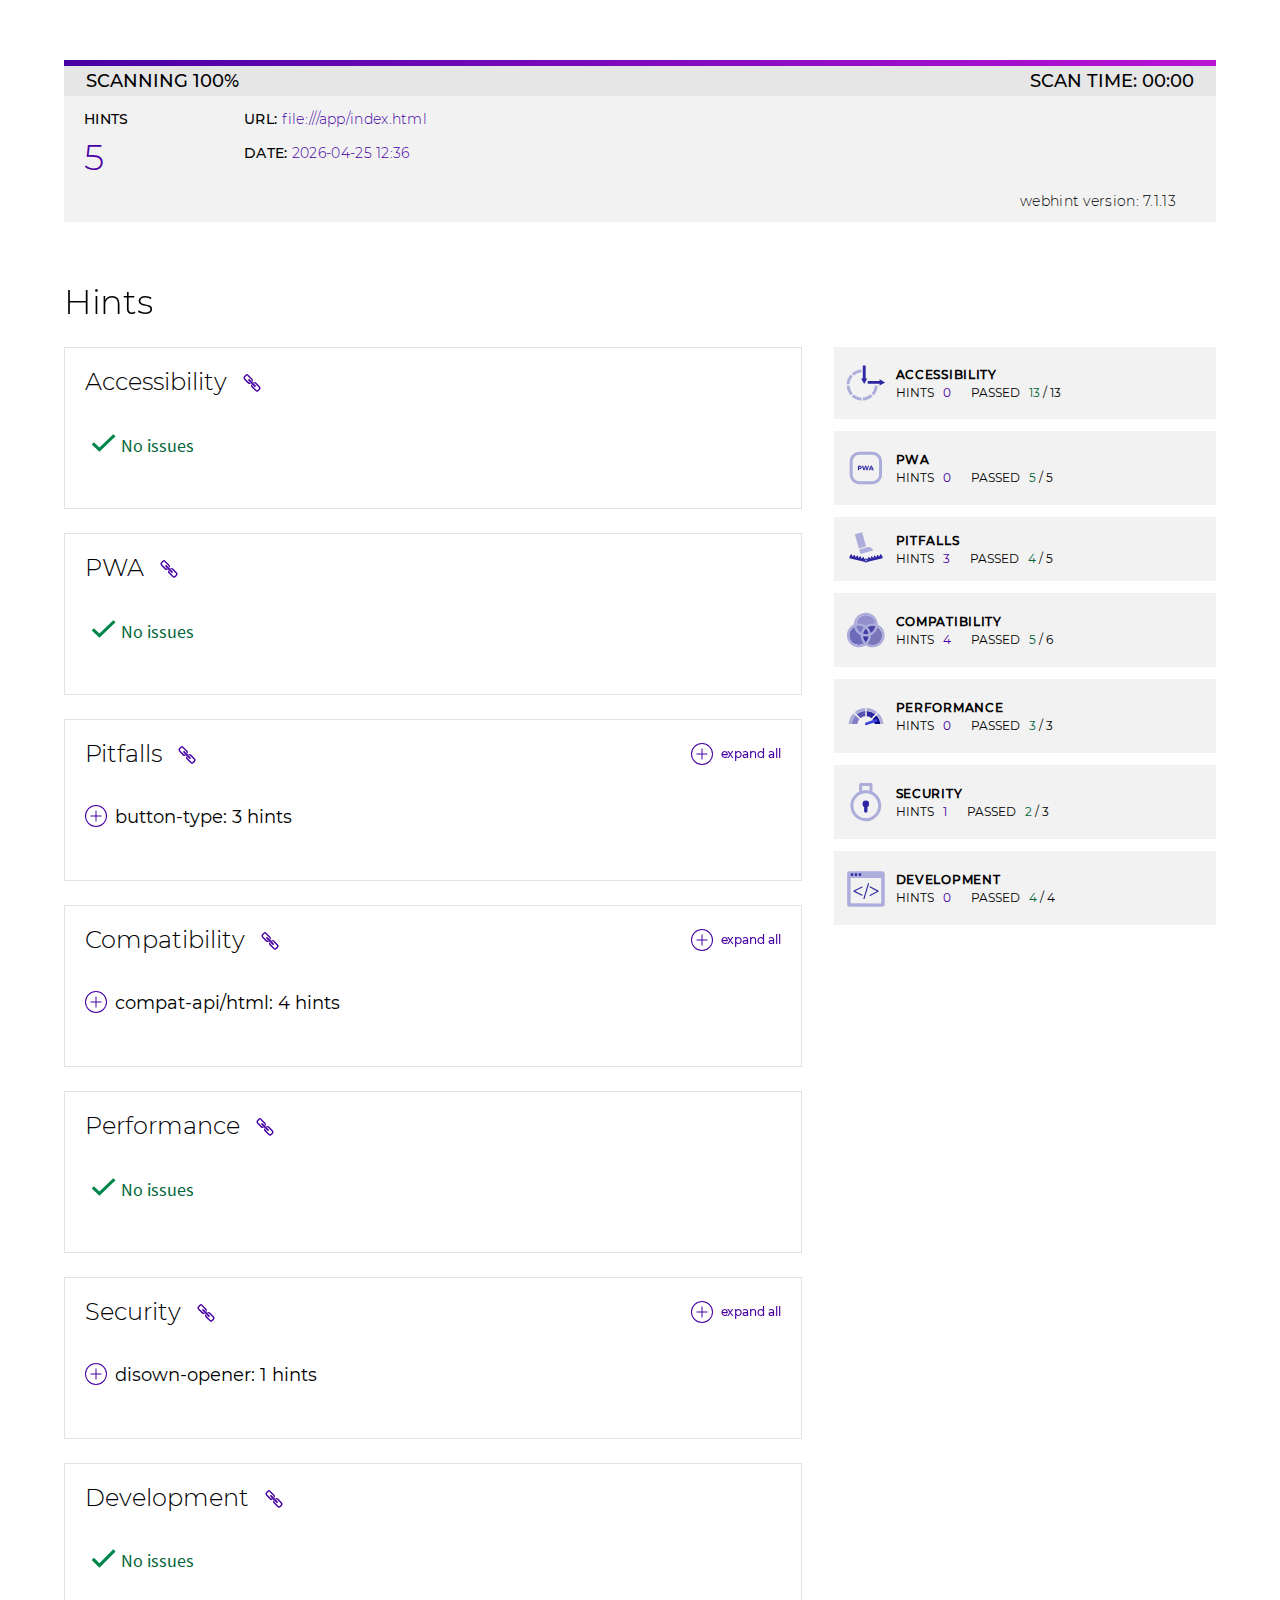
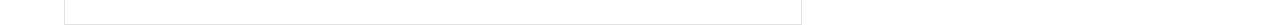
<file: hint-report/file--app-index-html.html>
<!DOCTYPE html>
<html lang="en">
<head>
    <meta charset="utf-8">
    <title>Webhint</title>
    <meta name="viewport" content="width=device-width, initial-scale=1">


        <link rel="icon" href="[data-uri]">





        <style>
            /* Content from file: styles/fonts.css */
            @font-face {
    font-family: "Montserrat";
    font-style: normal;
    font-weight: 300;
    src: local("Montserrat Light"), local("Montserrat-Light"), url('[data-uri]') format("woff2"), url('[data-uri]') format("woff");
    unicode-range: U+0000-00FF, U+0131, U+0152-0153, U+02BB-02BC, U+02C6, U+02DA, U+02DC, U+2000-206F, U+2074, U+20AC, U+2122, U+2191, U+2193, U+2212, U+2215, U+FEFF, U+FFFD;
}

@font-face {
    font-family: "Montserrat";
    font-style: normal;
    font-weight: 400;
    src: local("Montserrat Regular"), local("Montserrat-Regular"), url('[data-uri]') format("woff2"), url('[data-uri]') format("woff");
    unicode-range: U+0000-00FF, U+0131, U+0152-0153, U+02BB-02BC, U+02C6, U+02DA, U+02DC, U+2000-206F, U+2074, U+20AC, U+2122, U+2191, U+2193, U+2212, U+2215, U+FEFF, U+FFFD;
}

@font-face {
    font-family: "Montserrat";
    font-style: normal;
    font-weight: 500;
    src: local("Montserrat Medium"), local("Montserrat-Medium"), url('[data-uri]') format("woff2"), url('[data-uri]') format("woff");
    unicode-range: U+0000-00FF, U+0131, U+0152-0153, U+02BB-02BC, U+02C6, U+02DA, U+02DC, U+2000-206F, U+2074, U+20AC, U+2122, U+2191, U+2193, U+2212, U+2215, U+FEFF, U+FFFD;
}

@font-face {
    font-family: "Source Sans Pro";
    font-style: normal;
    font-weight: 400;
    src: local("Source Sans Pro Regular"), local("SourceSansPro-Regular"), url('[data-uri]') format("woff2"), url('[data-uri]') format("woff");
    unicode-range: U+0000-00FF, U+0131, U+0152-0153, U+02BB-02BC, U+02C6, U+02DA, U+02DC, U+2000-206F, U+2074, U+20AC, U+2122, U+2191, U+2193, U+2212, U+2215, U+FEFF, U+FFFD;
}

        </style>

        <style>
            /* Content from file: styles/base.css */
            /*
 *	BASE
 * =============================================
 */

* {
    box-sizing: border-box;
    margin: 0;
    padding: 0;
}

a {
    text-decoration: none;
}

a:hover {
    text-decoration: underline;
}

button, input, select {
    font: inherit;
}

img {
    border: 0;
}

/* Style focusable elements that need focus ring. Others reset and receive border styles in controls/color.css */
a:focus,
li:focus,
ul:focus,
button:focus,
summary:focus,
[tabindex="0"]:focus {
    outline: 1px dashed;
}

/*
Vertical rhythm
Sets a margin on select block level elements that have a previous sibling.
 */

* + p,
* + ol,
* + ul,
* + dl,
* + fieldset,
* + label,
* + pre,
* + blockquote,
* + img {
    margin-top: 2.4rem;
}

        </style>

        <style>
            /* Content from file: styles/controls.css */
            /*
 * BUTTONS
 * ---------------------------------------------
 */

button,
a.button {
    min-width: 16rem;
    max-width: 100%;
    border: 1px solid transparent;

    /* needed to override Chrome styles */
    border-radius: 0;
    padding: 1.2rem 1.6rem;

    color: #fff;
    letter-spacing: .1rem;
    text-transform: uppercase;

    overflow: hidden;
    white-space: nowrap;
    text-overflow: ellipsis;

    /* needed for .button as doesn’t always get default control behaviours */
    display: inline-block;
    text-align: center;
    cursor: pointer;
}

button:hover,
button:focus,
.button:hover,
.button:focus {
    border-color: hsla(0, 0%, 0%, .4);
}

button:active,
.button:active {
    border-color: transparent;
    background-color: hsla(0, 0%, 0%, .4);
}

        </style>

        <style>
            /* Content from file: styles/type.css */
            /*
 * TYPOGRAPHY
 * =============================================
 */

/*
    Base font size: 10px for easy rem to px conversion.
    Use % so if user increases their default font-size, it doesn’t wipe that out
*/
html {
    font-size: 62.5%;
}

/* use em rather than rem due to IE9–10 rem in font shorthand bug. */
body {
    font: 1.8em/1.4 base, "Source Sans Pro", Verdana, sans-serif;
}

/*	Headings and Captions */

/* only elements get top margin. Semantic classes only get the font/text styles */
h1,
h2,
h3,
h4,
h5,
button,
legend,
.headline,
.heading,
.subheading,
.title,
.subtitle,
.subtitle--alt,
.caption--alt,
.button,
.button--alt,
.scan-heading,
.category,
.rule-list,
.rule-title,
.rule-tile__category,
[class*="-badge"],
.scan-overview,
.docs-button,
.anchor-top,
.feature__cta {
    font-family: "Montserrat", sans-serif;
}


h1,
h2,
.headline,
.heading,
.scan-heading {
    letter-spacing: -.01em;

    position: relative;
    max-width: 64rem;
    z-index: 1;
}

.headline::before,
.heading::before {
    content: "";
    position: absolute;
    left: 0;
    top: -.5rem;
    height: .5rem;
    width: 5rem;
}

h1,
h2,
h3,
h6,
caption,
.headline,
.heading,
.subheading,
.title,
.subcaption {
    font-weight: 300;
    line-height: 1.2;
}

h3,
h4,
.title,
.subtitle,
.subtitle--alt {
    font-weight: 300;
}

h2,
.subheading {
    font-size: 2.6rem;
}

h3,
.title,
.scan-heading {
    font-size: 2rem;
}

h4,
caption,
.subtitle {
    font-size: 1.8rem;
}

@media (min-width: 48em) {

    h2,
    .subheading {
        font-size: 3.4rem;
    }

    h3,
    .title {
        font-size: 2.4rem;
    }

    h4,
    caption,
    .subtitle {
        font-size: 2rem;
    }

}

/* Maximum line lengths */
details,
p,
li {
    max-width: 64rem;
}

        </style>

        <style>
            /* Content from file: styles/layouts.css */
            /*
 * LAYOUTS
 * =============================================
 * @Dependencies: base.css, structure.css
 */

.container::after,
.layout::after,
.module::after {
    display: block;
    clear: both;
    content: "";
}

.layout {
    margin-right: 0;
    margin-left: 0;
}

.module {
    margin-top: 2.4rem;
    width: 100%;
}

.module:first-child {
    margin-top: 0;
}

@media (min-width: 33.75em) {

    .layout {
        margin-right: -1.2rem;
        margin-left: -1.2rem;
    }

    .module {
        float: left;
        padding-right: 1.2rem;
        padding-left: 1.2rem;
    }

}

@media (min-width: 48em) {

    .layout {
        margin-left: -1.6rem;
        margin-right: -1.6rem;
    }

    .module {
        padding-right: 1.6rem;
        padding-left: 1.6rem;
    }

}

/* Primary + Secondary */

@media (min-width: 48em) {

    .module--primary,
    .module--secondary {
        float: left;
        width: 50%;
        margin-top: 0;
    }

    .layout--basic--alt .module--secondary,
    .layout--basic--offset--alt .module--secondary {
        float: right;
    }

}

@media (min-width: 60em) {

    .layout--basic .module--primary,
    .layout--basic--alt .module--primary {
        width: 62.5%;
    }

    .layout--basic .module--secondary,
    .layout--basic--alt .module--secondary {
        width: 33.333%;
    }

    .layout--basic--offset .module--primary,
    .layout--basic--offset--alt .module--primary {
        width: 58.333%;
    }

    .layout--basic--offset .module--secondary,
    .layout--basic--offset--alt .module--secondary {
        width: 37.5%;
    }

}

        </style>

        <style>
            /* Content from file: styles/structure.css */
            /*
 * BASIC STRUCTURE
 * =============================================
 * @Dependencies: base.css
 */

body {
    overflow-x: hidden;
}

/* Limit widths */
hr,
.container {
    max-width: 144rem;
}

/* Standard sections and subsections */
.section,
hr {
    margin-top: 4.8rem;
}



/*
Containing element goes INSIDE sections,
as some sections are full-bleed on the page.
 */

.container {
    width: 100%;
    padding-right: 1rem;
    padding-left: 1rem;
}

.container .container,
.container hr {
    width: auto;
}

@media (min-width: 48em) {

    .content > header,
    .section,
    hr {
        margin-top: 6rem;
    }

}

/* @TODO: Revert to 56.2em when extensions is removed from header */
@media (min-width: 58em) {

    hr,
    .container {
        width: 90%;
        margin-right: auto;
        margin-left: auto;
        padding-right: 0;
        padding-left: 0;
    }

}

        </style>

        <style>
            /* Content from file: styles/anchor-top.css */
            a.anchor-top {
    position: fixed;
    right: 2.4rem;
    bottom: 2.4rem;

    width: 5rem;
    height: 6rem;

    padding: 3.3rem 1.2rem 1rem 1.2rem;

    font-size: 1.3rem;
    background: hsla(266, 100%, 32%, .7);
    color: #fff;
    text-transform: uppercase;

    border-radius: .4rem;
}

a.anchor-top:hover, a.anchor-top:focus {
    background: hsla(266, 100%, 32%, .8);
    text-decoration: none;
}

a.anchor-top:focus {
    outline: 1px dashed #4700a3;
}

a.anchor-top:active {
    background: hsla(266, 100%, 32%, 1);
}

a.anchor-top::before {
    content: url('[data-uri]');
    display: inline-block;
    position: absolute;
    width: 2.5rem;
    top: 1.4rem;
    left: 0;
    padding: 0 1.25rem;
}

        </style>

        <style>
            /* Content from file: styles/scan/scan-results.css */
            /*
* SCAN RESULTS
* =============================================
* @Dependencies: base.css, structure.css, type.css
*/

.menu-open {
    overflow: hidden;
}

/* SCAN OVERVIEW */

.scan-overview {
    margin-bottom: 2.4rem;
    width: 100%;
}

.scan-overview__status {
    background-color: #e6e6e6;
    display: flex;
    font-size: 1.8rem;
    font-weight: 500;
    justify-content: space-between;
    line-height: 1.8rem;
    margin: 0;
    padding: 1.2rem 2.2rem .6rem;
    position: relative;
    text-transform: uppercase;
}

.scan-overview__status * {
    margin-top: 0;
}

.scan-overview__progress-bar {
    background-image: linear-gradient(270deg, #4700a3, #b914d4);
    background-size: 300%;
    height: 6px;
    left: 0;
    position: absolute;
    top: 0;
    transition: width 1s 0s linear;
    width: 0;
    animation: progressBarAnimation 2s ease infinite;
}

.scan-overview__progress-bar.end-animation {
    animation: none;
    background-size: 100%;
    background-image: linear-gradient(to right, #4700a3, #b914d4);
}

@keyframes progressBarAnimation {

    0% {
        background-position: 0% 50%
    }
    50% {
        background-position: 100% 50%
    }
    100% {
        background-position: 0% 50%
    }

}

.scan-overview--details {
    background-color: #f2f2f2;
    padding: 1.4rem 2rem;
    position: relative;
}

.scan-overview--debug-details {
    display: flex;
}

.scan-overview__scan-time {
    display: none;
    margin: 0;
}

.scan-overview--version {
    margin-right: 2rem;
}

.scan-overview--version .scan-overview__subheader,
.scan-overview--config .scan-overview__subheader {
    text-transform: none;
}

.scan-overview__subheader {
    font-size: 1.4rem;
    font-weight: 500;
    letter-spacing: .03rem;
    margin-top: 1.4rem;
    max-width: none;
    text-transform: uppercase;
}

.scan-overview__subheader span {
    color: #4700a3;
    font-weight: 300;
}

.scan-overview--debug-details .scan-overview__subheader {
    color: #000;
    font-weight: 300;
}

.scan-overview--debug-details .scan-overview__subheader span {
    color: #000;
}

.overview--url__url {
    text-transform: lowercase;
}

[class*="scan-overview__body--"] {
    font-size: 4.8rem;
    font-weight: 200;
    letter-spacing: .03rem;
    margin-right: 1rem;
    margin-top: .2rem;
    min-width: 15rem;
    text-transform: uppercase;
}

.scan-overview__body--purple {
    color: #4700a3;
}

.scan-overview__body__permalink {
    overflow-wrap: break-word;
    word-wrap: break-word;
}

.scan-overview__body__permalink .permalink-content {
    text-transform: none;
}

.permalink-copy {
    background-color: transparent;
    font-weight: 300;
    min-width: 2rem;
    padding: 0;
    text-align: left;
    white-space: normal;
}

.permalink-copy img {
    vertical-align: middle;
    width: 2rem;
}

.scan-overview__body__link {
    color: #000;
    display: inline-block;
    font-weight: 300;
}

@media (min-width: 33.75em) {

    .scan-overview--details {
        display: flex;
        justify-content: flex-start;
        padding-bottom: 4rem;
    }

    .scan-overview--more-details {
        display: flex;
        flex-wrap: wrap;
        justify-content: flex-start;
    }

    .scan-overview--scan-links {
        margin-right: 2rem;
    }

    .scan-overview__scan-time {
        display: block;
    }

    .scan-overview--scan-links .scan-overview__subheader {
        margin-bottom: 1.4rem;
    }

    .scan-overview--debug-details {
        bottom: 1rem;
        position: absolute;
        right: 2rem;
    }

    .scan-overview__subheader {
        margin-top: 0;
    }
}

@media (min-width: 58em) {
    [class*="scan-overview__body--"] {
        font-size: 3.6rem;
    }
}

/* OVERVIEW TILES */

.module.module--categories {
    margin-top: 0;
    width: 100%;
}

.rule-categories {
    position: fixed;
    left: 0;
    padding: 0 2rem;
    width: 100%;
    background-color: #fff;
    z-index: 5;
    bottom: calc(-100% + 5rem);
    height: calc(100% - 5rem);
    transition: bottom .5s ease-out;
}

.rule-categories.open {
    bottom: 5rem;
}

.rule-categories a {
    text-decoration: none;
}

.rule-tile--wrapper {
    border: 1px solid #979797;
    border-top: none;
    display: block;
}

.rule-tile--wrapper:first-child {
    border-top: 1px solid #979797;
}

.rule-tile {
    align-items: center;
    background-color: #f2f2f2;
    color: #000;
    display: flex;
    justify-content: space-evenly;
    padding: 1.2rem;
}

.rule-icon {
    margin-top: 0;
    max-width: 3.1rem;
    width: 100%;
}

a > .rule-tile:hover {
    background-color: rgba(64, 69, 221, 0.2);
    text-decoration: none;
}

.rule-tile__category {
    color: #000;
    flex: 1;
    font-size: 1.2rem;
    font-weight: 600;
    letter-spacing: .07rem;
    margin: 0 0 0 1rem;
    max-width: 19rem;
    text-transform: uppercase;
    white-space: nowrap;
}

.rule-tile__hints {
    color: #4700a3;
}

.rule-tile__passed {
    color: #006538;
}

.rule-tile__info {
    align-items: center;
    display: flex;
    flex-grow: 1;
    justify-content: space-between;
}

.rule-tile__results {
    display: flex;
    flex: 1;
    justify-content: space-around;
}

.rule-tile__result-wrapper {
    margin-left: 2.4rem;
    text-align: center;
}

.rule-tile__result-wrapper p {
    margin: 0;
}

.rule-tile__sub-category {
    /* move to type.css */
    font-family: "Montserrat", sans-serif;
    font-size: 1.4rem;
    font-weight: 500;
    flex: 1;
    text-transform: uppercase;
}

.show-categories {
    background-color: #4713a0;
    bottom: 0;
    height: 5rem;
    left: 0;
    position: fixed;
    text-transform: uppercase;
    width: 100%;
    z-index: 10;
}


@media (min-width: 33.75em) {

    .module.module--categories {
        float: none;
    }

    .rule-tile__category {
        font-size: 1.4rem;
    }

    .rule-tile__sub-category {
        font-size: 1.6rem;
        font-weight: 400;
    }

    .rule-icon {
        max-width: 4rem;
        max-height: 5rem;
    }

}

@media (min-width: 48em) {

    .module.module--categories {
        float: right;
        margin-top: 2.4rem;
        position: sticky;
        top: 1rem;
        width: 35%;
    }

    .module.module--results {
        width: 65%;
    }
    .show-categories {
        display: none;
    }

    .rule-categories {
        display: block;
        padding: 0;
        position: static;
    }

    .rule-tile {
        margin: 0 0 1.2rem;
    }

    .rule-tile--wrapper {
        border: none;
    }

    .rule-tile--wrapper:first-child {
        border-top: none;
    }

}

@media (min-width: 48em) and (max-width: 82.5em) {

    .rule-tile__info {
        flex-direction: column;
        justify-content: center;
        align-items: start;
    }

    .rule-tile__category {
        font-size: 1.2rem;
    }

    .rule-tile__results {
        justify-content: start;
        line-height: 1.3rem;
        margin-left: 1rem;
        width: 100%;
    }

    .rule-tile__result-wrapper {
        margin: 0;
    }

    .rule-tile__result-wrapper:first-child {
        margin-right: 2rem;
    }

    .rule-tile__result-wrapper p {
        display: inline-block;
    }

    .rule-tile__result-wrapper p span {
        margin-left: .5rem;
    }

    .rule-tile__sub-category {
        font-size: 1.2rem;
    }

}

/* SCAN DETAILS */

.rule-result {
    border: 1px solid #e2e2e2;
    margin-top: 2.4rem;
    padding: 2rem;
}

.rule-result--category {
    align-items: center;
    display: flex;
    justify-content: space-between;
    margin-bottom: 3.6rem;
}

.hint-link::after {
	position: absolute;
	content: url('[data-uri]');
	display: inline-block;
	width: 2rem;
	margin-top: .3rem;
	margin-left: 1.5rem;
}

.button-expand-all {
    background: rgba(255, 255, 255, 0) url('[data-uri]') 0 0 no-repeat;
    border: 0;
    color: #4700a3;
    font-size: 1.2rem;
    font-weight: 500;
    height: 2.2rem;
    letter-spacing: -.1px;
    line-height: 2.2rem;
    min-width: 0;
    padding: 0 0 0 3rem;
    position: relative;
}

.button-expand-all.closed {
    background-position: 0 -2.2rem;
}

.rule-result h3 {
    display: flex;
    text-transform: capitalize;
}

.rule-result--details {
    /* display: block; is necessary for Edge */
    display: block;
    margin-bottom: 3rem;
    max-width: none;
    width: 100%;
}

.rule-result--details > .rule-content {
    display: none;
}

.rule-result--details[open] > .rule-content {
    display: block;
}

.rule-title {
    cursor: pointer;
    font-size: 1.8rem;
    font-weight: 400;
    padding-left: 3rem;
    list-style: none;
}

.rule-title::-webkit-details-marker {
    display: none;
}

.rule-title::before {
    background: url('[data-uri]') no-repeat 0 -22px;
    content: "";
    height: 22px;
    position: absolute;
    width: 22px;
    margin-left: -3rem;
}

.rule-result--details[open] .rule-title::before {
    background-position: 0 0;
}

.rule-content {
    border-top: 1px solid #979797;
    display: flex;
    flex-flow: column;
    margin-top: .8rem;
}

.rule-result--details__hint-number {
    color: #4700a3;
}

.rule-result--details__hint-link,
.rule-result--details__hint-link:visited {
    color: #4700a3;
}

.rule-doc-buttons {
    background-color: #fff;
    padding-top: 1rem;
    position: sticky;
    top: 0;
    z-index: 1;
}

.rule-doc-button {
    background: #4700a3;
    display: inline-block;
    font-size: 1.4rem;
    font-weight: 500;
    padding: .6rem 3.5rem .6rem 1rem;
    position: relative;
    text-decoration: none;
}

.rule-doc-button,
.rule-doc-button:visited {
    color: #fff;
}

.rule-doc-button:nth-child(2) {
    margin-left: 1rem;
}

.rule-doc-icon {
    background: url('[data-uri]') no-repeat right center;
    height: 100%;
    position: absolute;
    right: 1rem;
    top: 0;
    width: 20px;
}

button {
    text-transform: none;
}

.rule-result--details__body {
    padding: 1.4rem 0;
    margin-left: 3rem;
}

.rule-result--details__body p {
    overflow-wrap: break-word;
    word-wrap: break-word;
}

.rule-result--details__body > * {
    margin-top: 2rem;
}

.rule-result--details__body code {
    background-color: hsla(238, 65%, 90%, .6);
    border-radius: .3rem;
    padding: .2rem .4rem;
}

.rule-result__code {
    background-color: #f4f4f4;
    margin-top: 3rem;
    padding: 2.4rem;
    /* Hanlde long urls */
    overflow-wrap: break-word;
    word-wrap: break-word;
    -ms-word-break: break-all;
    word-break: break-word;
    /* Adds a hyphen where the word breaks, if supported (No Blink) */
    -ms-hyphens: auto;
    -moz-hyphens: auto;
    -webkit-hyphens: auto;
    hyphens: auto;
}

.rule-result__code code {
    background-color: #f4f4f4;
}

/* RULE RESULT MESSAGES */

.rule-result__message--compiling {
    color: #4700a3;
    margin-top: -2.6rem;
}

.rule-result__message--compiling p,
.rule-result__message--compiling__loader {
    display: inline-block;
}

.rule-result__message--compiling p {
    padding-left: 1.6rem;
}

.rule-result__message--compiling__loader {
    animation: spin 2s linear infinite;
    border: 3px solid #f3f3f3;
    border-radius: 50%;
    border-top: 3px solid #4700a3;
    height: 2.5rem;
    width: 2.5rem;
}

.rule-result__doc--list {
    padding-left: 2rem;
    margin-top: 0;
}

/* RESULTS LOADER ANIMATION */

@keyframes spin {

    0% {
        transform: rotate(0deg);
    }
    100% {
        transform: rotate(360deg);
    }

}

.rule-result__message--passed {
    color: #006538;
    padding-left: 3.6rem;
}

.rule-result__message--passed::before {
    content: url('[data-uri]');
    height: .5rem;
    position: absolute;
    width: 2.5rem;
    margin-left: -3rem;
}

/* INTEGRATION MESSAGES */

.rule-result--details__footer-msg {
    margin: 2.4rem 0 2.4rem 3rem;
}

.rule-result--details__footer-msg p {
    display: inline-block;
}

.rule-result--details__footer-msg img {
    margin-left: 1.2rem;
    margin-top: 0;
    vertical-align: middle;
    width: 15rem;
}

.rule-result--details__footer-msg img.axe-logo {
    width: 7rem;
}

/* SCAN QUEUE */

.scan-queue-bg-wrap {
    background-color: #3035a6;
    color: #fff;
    padding-bottom: 6rem;
}

.scan-queue-bg-wrap .breadcrumb ul,
.scan-queue-bg-wrap .breadcrumb ul a,
.scan-queue-bg-wrap > .subtitle {
    color: #fff;
}

.scan-queue__permalink {
    background-color: #fff;
    color: #000;
    max-width: 64rem;
    margin: 2.4rem 0;
    padding: 2.4rem;
    word-break: break-all;
}

/* SCAN ERROR */

.scanner-cta {
    position: relative;
}

.scanner-cta__link::after {
    content: url('[data-uri]');
    display: inline-block;
    left: 21rem;
    margin-top: .2rem;
    position: absolute;
    width: .8rem;
}

.scan-error {
    margin-top: 2.4rem;
}

/* PRINT STYLES */

@media print {

    .rule-categories {
        position: relative;
        margin: 1.2rem 0 0 0;
        padding: 0;
    }

    .show-categories {
        display: none;
    }

    .rule-tiles {
        padding: .6rem 1.2rem;
    }

    .button-expand-all {
        display: none;
    }

    .rule-doc-buttons {
        position: relative;
    }

    .rule-doc-button,
    .rule-doc-button:nth-child(2) {
        border: 1px solid #4700a3;
        color: #4700a3;
        background-color: #fff;
        padding: .6rem;
    }

    .rule-doc-icon {
        display: none;
    }

    .rule-result--details,
    .rule-result--details__hint-link,
    .rule-result--details__footer-msg {
        font-size: 75%;
    }

    .rule-result--details__body {
        border-top: 1px solid #d6d6d6;
    }

    .rule-content div:nth-child(2) {
        border-top: none;
    }

    .rule-result--details__body p {
        margin: .6rem 0 0 0;
    }

    .rule-result__code {
        border: 1px solid #d6d6d6;
        margin: 1.2rem 0 0 0;
        padding: 1.2rem;
    }

    .rule-result--details__footer-msg {
        margin: .6rem 0 1.2rem 3rem;
    }

    .rule-result--details__footer-msg img.axe-logo {
        width: 3rem;
    }

    .rule-title {
        padding-left: 0;
    }

    .hint-link::after,
    .rule-title::before {
        display: none;
    }

}

        </style>

        <style>
            /* Content from file: styles/highlight/default.min.css */
            .hljs{display:block;overflow-x:auto;padding:0.5em;background:#F0F0F0}.hljs,.hljs-subst{color:#444}.hljs-comment{color:#888888}.hljs-keyword,.hljs-attribute,.hljs-selector-tag,.hljs-meta-keyword,.hljs-doctag,.hljs-name{font-weight:bold}.hljs-type,.hljs-string,.hljs-number,.hljs-selector-id,.hljs-selector-class,.hljs-quote,.hljs-template-tag,.hljs-deletion{color:#880000}.hljs-title,.hljs-section{color:#880000;font-weight:bold}.hljs-regexp,.hljs-symbol,.hljs-variable,.hljs-template-variable,.hljs-link,.hljs-selector-attr,.hljs-selector-pseudo{color:#BC6060}.hljs-literal{color:#78A960}.hljs-built_in,.hljs-bullet,.hljs-code,.hljs-addition{color:#397300}.hljs-meta{color:#1f7199}.hljs-meta-string{color:#4d99bf}.hljs-emphasis{font-style:italic}.hljs-strong{font-weight:bold}
        </style>

</head>
<body>
    <div class="section container">
    <div class="scan-overview" data-id="1777120589739" id="main">
        <div class="scan-overview__status">
            <div id="scan-percentage-bar" class="scan-overview__progress-bar end-animation" style="width: 100%"></div>
            <p>scanning <span id="scan-percentage">100%</span></p>
            <p class="scan-overview__scan-time">
                scan time: <span id="scan-time">00:00</span>
            </p>
        </div>
        <div class="scan-overview--details">
            <div class="scan-overview--hints">
                <p class="scan-overview__subheader">hints</p>
                <p class="scan-overview__body--purple large" id="total-hints">5</p>
            </div>
            <div class="scan-overview--more-details">
                <div class="scan-overview--scan-links">
                    <div class="scan-overview--url">
                        <p class="scan-overview__subheader">url: <span class="overview--url__url">file:///app/index.html</span></p>
                    </div>

                        <div class="scan-overview--time-stamp">
                            <p class="scan-overview__subheader">Date: <span id="scan-date" class="overview--time-stamp__time-stamp" data-date="2026-04-25T12:36:28.897Z">2026-04-25T12:36:28.897Z</span></p>
                        </div>

                </div>

            </div>
            <div class="scan-overview--debug-details">
                <div class="scan-overview--version">
                    <p class="scan-overview__subheader">webhint version: <span id="version">7.1.13</span></p>
                </div>

            </div>
        </div>
    </div>

    <section id="results-container" class="section container" aria-labelledby="hints" aria-live="polite">
        <h2 id="hints">Hints</h2>
        <div class="layout layout--basic--offset--alt">
            <div class="module module--secondary module--categories">
                <button aria-control="categories-list" class="show-categories" id="show-categories">Jump to category</button>
                <div class="rule-categories" id="categories-list">
                                            <a class="rule-tile--wrapper" id="summary-accessibility" href="#category-accessibility">
    <div class="rule-tile">
        <img src="[data-uri]" class="rule-icon" alt="" role="presentation">
        <div class="rule-tile__info">
            <p class="rule-tile__category">Accessibility</p>
            <div class="rule-tile__results">
                <div class="rule-tile__result-wrapper">
                    <p class="rule-tile__sub-category">hints</p>
                    <p class="rule-tile__sub-category rule-tile__hints"><span>0</span></p>
                </div>
                <div class="rule-tile__result-wrapper">
                    <p class="rule-tile__sub-category">passed</p>
                    <p class="rule-tile__sub-category"><span class="rule-tile__passed">13</span>&nbsp;/&nbsp;13</p>
                </div>
            </div>
        </div>
    </div>
</a>

                                            <a class="rule-tile--wrapper" id="summary-pwa" href="#category-pwa">
    <div class="rule-tile">
        <img src="[data-uri]" class="rule-icon" alt="" role="presentation">
        <div class="rule-tile__info">
            <p class="rule-tile__category">PWA</p>
            <div class="rule-tile__results">
                <div class="rule-tile__result-wrapper">
                    <p class="rule-tile__sub-category">hints</p>
                    <p class="rule-tile__sub-category rule-tile__hints"><span>0</span></p>
                </div>
                <div class="rule-tile__result-wrapper">
                    <p class="rule-tile__sub-category">passed</p>
                    <p class="rule-tile__sub-category"><span class="rule-tile__passed">5</span>&nbsp;/&nbsp;5</p>
                </div>
            </div>
        </div>
    </div>
</a>

                                            <a class="rule-tile--wrapper" id="summary-pitfalls" href="#category-pitfalls">
    <div class="rule-tile">
        <img src="[data-uri]" class="rule-icon" alt="" role="presentation">
        <div class="rule-tile__info">
            <p class="rule-tile__category">Pitfalls</p>
            <div class="rule-tile__results">
                <div class="rule-tile__result-wrapper">
                    <p class="rule-tile__sub-category">hints</p>
                    <p class="rule-tile__sub-category rule-tile__hints"><span>3</span></p>
                </div>
                <div class="rule-tile__result-wrapper">
                    <p class="rule-tile__sub-category">passed</p>
                    <p class="rule-tile__sub-category"><span class="rule-tile__passed">4</span>&nbsp;/&nbsp;5</p>
                </div>
            </div>
        </div>
    </div>
</a>

                                            <a class="rule-tile--wrapper" id="summary-compatibility" href="#category-compatibility">
    <div class="rule-tile">
        <img src="[data-uri]" class="rule-icon" alt="" role="presentation">
        <div class="rule-tile__info">
            <p class="rule-tile__category">Compatibility</p>
            <div class="rule-tile__results">
                <div class="rule-tile__result-wrapper">
                    <p class="rule-tile__sub-category">hints</p>
                    <p class="rule-tile__sub-category rule-tile__hints"><span>4</span></p>
                </div>
                <div class="rule-tile__result-wrapper">
                    <p class="rule-tile__sub-category">passed</p>
                    <p class="rule-tile__sub-category"><span class="rule-tile__passed">5</span>&nbsp;/&nbsp;6</p>
                </div>
            </div>
        </div>
    </div>
</a>

                                            <a class="rule-tile--wrapper" id="summary-performance" href="#category-performance">
    <div class="rule-tile">
        <img src="[data-uri]" class="rule-icon" alt="" role="presentation">
        <div class="rule-tile__info">
            <p class="rule-tile__category">Performance</p>
            <div class="rule-tile__results">
                <div class="rule-tile__result-wrapper">
                    <p class="rule-tile__sub-category">hints</p>
                    <p class="rule-tile__sub-category rule-tile__hints"><span>0</span></p>
                </div>
                <div class="rule-tile__result-wrapper">
                    <p class="rule-tile__sub-category">passed</p>
                    <p class="rule-tile__sub-category"><span class="rule-tile__passed">3</span>&nbsp;/&nbsp;3</p>
                </div>
            </div>
        </div>
    </div>
</a>

                                            <a class="rule-tile--wrapper" id="summary-security" href="#category-security">
    <div class="rule-tile">
        <img src="[data-uri]" class="rule-icon" alt="" role="presentation">
        <div class="rule-tile__info">
            <p class="rule-tile__category">Security</p>
            <div class="rule-tile__results">
                <div class="rule-tile__result-wrapper">
                    <p class="rule-tile__sub-category">hints</p>
                    <p class="rule-tile__sub-category rule-tile__hints"><span>1</span></p>
                </div>
                <div class="rule-tile__result-wrapper">
                    <p class="rule-tile__sub-category">passed</p>
                    <p class="rule-tile__sub-category"><span class="rule-tile__passed">2</span>&nbsp;/&nbsp;3</p>
                </div>
            </div>
        </div>
    </div>
</a>

                                            <a class="rule-tile--wrapper" id="summary-development" href="#category-development">
    <div class="rule-tile">
        <img src="[data-uri]" class="rule-icon" alt="" role="presentation">
        <div class="rule-tile__info">
            <p class="rule-tile__category">Development</p>
            <div class="rule-tile__results">
                <div class="rule-tile__result-wrapper">
                    <p class="rule-tile__sub-category">hints</p>
                    <p class="rule-tile__sub-category rule-tile__hints"><span>0</span></p>
                </div>
                <div class="rule-tile__result-wrapper">
                    <p class="rule-tile__sub-category">passed</p>
                    <p class="rule-tile__sub-category"><span class="rule-tile__passed">4</span>&nbsp;/&nbsp;4</p>
                </div>
            </div>
        </div>
    </div>
</a>


                </div>
            </div>
            <div class="module module--primary module--results">
                                    <section class="rule-result" id="accessibility">
    <div class="rule-result--category">
        <h3 id="category-accessibility">Accessibility <a href="#category-accessibility" class="hint-link" title="Accessibility"></a></h3>

    </div>

        <div class="rule-result--details">
    <div class="rule-result__message--passed">
        <p>No issues</p>
    </div>
</div>


</section>

                                    <section class="rule-result" id="pwa">
    <div class="rule-result--category">
        <h3 id="category-pwa">PWA <a href="#category-pwa" class="hint-link" title="PWA"></a></h3>

    </div>

        <div class="rule-result--details">
    <div class="rule-result__message--passed">
        <p>No issues</p>
    </div>
</div>


</section>

                                    <section class="rule-result" id="pitfalls">
    <div class="rule-result--category">
        <h3 id="category-pitfalls">Pitfalls <a href="#category-pitfalls" class="hint-link" title="Pitfalls"></a></h3>

            <button title="expand" class="button-expand-all expanded">close all</button>


    </div>


            <details open class="rule-result--details" id="button-type" aria-expanded="true" role="group">
    <summary class="rule-title" title="show button-type&#39;s result details" role="button">button-type: 3 hints</summary>
    <div class="rule-content">

        <div class="rule-doc-buttons">
            <a class="rule-doc-button" rel="noopener noreferrer" target="_blank" href="https://webhint.io/docs/user-guide/hints/hint-button-type/#why-is-this-important"
                title="button-type - Why is this important">
                Why is this important <span class="rule-doc-icon"></span>
            </a>

            <a class="rule-doc-button" rel="noopener noreferrer" target="_blank" href="https://webhint.io/docs/user-guide/hints/hint-button-type/#examples-that-pass-the-hint"
                title="button-type - How to fix it">
                How to fix it <span class="rule-doc-icon"></span>
            </a>
        </div>


            <div class="rule-result--details__body">
                <p id="hint-button-type-1">
                    <span class="rule-result--details__hint-number">hint #1:</span> Button type attribute has not been set. <a href="#hint-button-type-1" class="hint-link" title="button-type: hint #1"></a>
                </p>

                <p>
                    <a class="rule-result--details__hint-link" target="_blank" rel="noopener noreferrer" href="file:///app/index.html">
                        file:///app/index.html
                    </a>
                </p>


                <div class="rule-result__code">
                    <code class="">&lt;button class=&#34;service-cta&#34;&gt;Get Quote&lt;/button&gt;</code>
                </div>


            </div>


            <div class="rule-result--details__body">
                <p id="hint-button-type-2">
                    <span class="rule-result--details__hint-number">hint #2:</span> Button type attribute has not been set. <a href="#hint-button-type-2" class="hint-link" title="button-type: hint #2"></a>
                </p>

                <p>
                    <a class="rule-result--details__hint-link" target="_blank" rel="noopener noreferrer" href="file:///app/index.html">
                        file:///app/index.html
                    </a>
                </p>


                <div class="rule-result__code">
                    <code class="">&lt;button class=&#34;service-cta&#34;&gt;Get Quote&lt;/button&gt;</code>
                </div>


            </div>


            <div class="rule-result--details__body">
                <p id="hint-button-type-3">
                    <span class="rule-result--details__hint-number">hint #3:</span> Button type attribute has not been set. <a href="#hint-button-type-3" class="hint-link" title="button-type: hint #3"></a>
                </p>

                <p>
                    <a class="rule-result--details__hint-link" target="_blank" rel="noopener noreferrer" href="file:///app/index.html">
                        file:///app/index.html
                    </a>
                </p>


                <div class="rule-result__code">
                    <code class="">&lt;button class=&#34;service-cta&#34;&gt;Get Quote&lt;/button&gt;</code>
                </div>


            </div>


    </div>
</details>



</section>

                                    <section class="rule-result" id="compatibility">
    <div class="rule-result--category">
        <h3 id="category-compatibility">Compatibility <a href="#category-compatibility" class="hint-link" title="Compatibility"></a></h3>

            <button title="expand" class="button-expand-all expanded">close all</button>


    </div>


            <details open class="rule-result--details" id="compat-api/html" aria-expanded="true" role="group">
    <summary class="rule-title" title="show compat-api/html&#39;s result details" role="button">compat-api/html: 4 hints</summary>
    <div class="rule-content">

        <div class="rule-doc-buttons">
            <a class="rule-doc-button" rel="noopener noreferrer" target="_blank" href="https://webhint.io/docs/user-guide/hints/hint-compat-api/html/#why-is-this-important"
                title="compat-api/html - Why is this important">
                Why is this important <span class="rule-doc-icon"></span>
            </a>

            <a class="rule-doc-button" rel="noopener noreferrer" target="_blank" href="https://webhint.io/docs/user-guide/hints/hint-compat-api/html/#examples-that-pass-the-hint"
                title="compat-api/html - How to fix it">
                How to fix it <span class="rule-doc-icon"></span>
            </a>
        </div>


            <div class="rule-result--details__body">
                <p id="hint-compat-api/html-1">
                    <span class="rule-result--details__hint-number">hint #1:</span> &#39;video[playsinline]&#39; is not supported by Firefox, Firefox for Android. <a href="#hint-compat-api/html-1" class="hint-link" title="compat-api/html: hint #1"></a>
                </p>

                <p>
                    <a class="rule-result--details__hint-link" target="_blank" rel="noopener noreferrer" href="file:///app/index.html">
                        file:///app/index.html
                    </a>
                </p>


                <div class="rule-result__code">
                    <code class="">&lt;video aria-label=&#34;Project demonstration for DVLD System&#34; autoplay=&#34;&#34; loop=&#34;&#34; muted=&#34;&#34; playsinline=&#34;&#34; class=&#34;project-video&#34; data-src=&#34;https://example.com/dvld-system-demo.mp4&#34;&gt;</code>
                </div>


                <div class="rule-result__doc">
                    <h4>Further Reading</h4>
                    <ul class="rule-result__doc--list">

                            <li><a href="https://developer.mozilla.org/docs/Web/HTML/Element/video" target="_blank" rel="noopener noreferrer">Learn more about this HTML feature on MDN</a></li>

                    </ul>
                </div>

            </div>


            <div class="rule-result--details__body">
                <p id="hint-compat-api/html-2">
                    <span class="rule-result--details__hint-number">hint #2:</span> &#39;video[playsinline]&#39; is not supported by Firefox, Firefox for Android. <a href="#hint-compat-api/html-2" class="hint-link" title="compat-api/html: hint #2"></a>
                </p>

                <p>
                    <a class="rule-result--details__hint-link" target="_blank" rel="noopener noreferrer" href="file:///app/index.html">
                        file:///app/index.html
                    </a>
                </p>


                <div class="rule-result__code">
                    <code class="">&lt;video aria-label=&#34;Project demonstration for Twinkies Store&#34; autoplay=&#34;&#34; loop=&#34;&#34; muted=&#34;&#34; playsinline=&#34;&#34; class=&#34;project-video&#34; data-src=&#34;https://example.com/twinkies-store-demo.mp4&#34;&gt;</code>
                </div>


                <div class="rule-result__doc">
                    <h4>Further Reading</h4>
                    <ul class="rule-result__doc--list">

                            <li><a href="https://developer.mozilla.org/docs/Web/HTML/Element/video" target="_blank" rel="noopener noreferrer">Learn more about this HTML feature on MDN</a></li>

                    </ul>
                </div>

            </div>


            <div class="rule-result--details__body">
                <p id="hint-compat-api/html-3">
                    <span class="rule-result--details__hint-number">hint #3:</span> &#39;video[playsinline]&#39; is not supported by Firefox, Firefox for Android. <a href="#hint-compat-api/html-3" class="hint-link" title="compat-api/html: hint #3"></a>
                </p>

                <p>
                    <a class="rule-result--details__hint-link" target="_blank" rel="noopener noreferrer" href="file:///app/index.html">
                        file:///app/index.html
                    </a>
                </p>


                <div class="rule-result__code">
                    <code class="">&lt;video aria-label=&#34;Project demonstration for Algorithm Analysis&#34; autoplay=&#34;&#34; loop=&#34;&#34; muted=&#34;&#34; playsinline=&#34;&#34; class=&#34;project-video&#34; data-src=&#34;https://example.com/algorithm-analysis-demo.mp4&#34;&gt;</code>
                </div>


                <div class="rule-result__doc">
                    <h4>Further Reading</h4>
                    <ul class="rule-result__doc--list">

                            <li><a href="https://developer.mozilla.org/docs/Web/HTML/Element/video" target="_blank" rel="noopener noreferrer">Learn more about this HTML feature on MDN</a></li>

                    </ul>
                </div>

            </div>


            <div class="rule-result--details__body">
                <p id="hint-compat-api/html-4">
                    <span class="rule-result--details__hint-number">hint #4:</span> &#39;video[playsinline]&#39; is not supported by Firefox, Firefox for Android. <a href="#hint-compat-api/html-4" class="hint-link" title="compat-api/html: hint #4"></a>
                </p>

                <p>
                    <a class="rule-result--details__hint-link" target="_blank" rel="noopener noreferrer" href="file:///app/index.html">
                        file:///app/index.html
                    </a>
                </p>


                <div class="rule-result__code">
                    <code class="">&lt;video aria-label=&#34;Project demonstration for Algorithmic Game Solver&#34; autoplay=&#34;&#34; loop=&#34;&#34; muted=&#34;&#34; playsinline=&#34;&#34; class=&#34;project-video&#34; data-src=&#34;https://example.com/game-solver-demo.mp4&#34;&gt;</code>
                </div>


                <div class="rule-result__doc">
                    <h4>Further Reading</h4>
                    <ul class="rule-result__doc--list">

                            <li><a href="https://developer.mozilla.org/docs/Web/HTML/Element/video" target="_blank" rel="noopener noreferrer">Learn more about this HTML feature on MDN</a></li>

                    </ul>
                </div>

            </div>


    </div>
</details>



</section>

                                    <section class="rule-result" id="performance">
    <div class="rule-result--category">
        <h3 id="category-performance">Performance <a href="#category-performance" class="hint-link" title="Performance"></a></h3>

    </div>

        <div class="rule-result--details">
    <div class="rule-result__message--passed">
        <p>No issues</p>
    </div>
</div>


</section>

                                    <section class="rule-result" id="security">
    <div class="rule-result--category">
        <h3 id="category-security">Security <a href="#category-security" class="hint-link" title="Security"></a></h3>

            <button title="expand" class="button-expand-all expanded">close all</button>


    </div>


            <details open class="rule-result--details" id="disown-opener" aria-expanded="true" role="group">
    <summary class="rule-title" title="show disown-opener&#39;s result details" role="button">disown-opener: 1 hints</summary>
    <div class="rule-content">

        <div class="rule-doc-buttons">
            <a class="rule-doc-button" rel="noopener noreferrer" target="_blank" href="https://webhint.io/docs/user-guide/hints/hint-disown-opener/#why-is-this-important"
                title="disown-opener - Why is this important">
                Why is this important <span class="rule-doc-icon"></span>
            </a>

            <a class="rule-doc-button" rel="noopener noreferrer" target="_blank" href="https://webhint.io/docs/user-guide/hints/hint-disown-opener/#examples-that-pass-the-hint"
                title="disown-opener - How to fix it">
                How to fix it <span class="rule-doc-icon"></span>
            </a>
        </div>


            <div class="rule-result--details__body">
                <p id="hint-disown-opener-1">
                    <span class="rule-result--details__hint-number">hint #1:</span> Link &#39;rel&#39; attribute should include &#39;noopener&#39;. <a href="#hint-disown-opener-1" class="hint-link" title="disown-opener: hint #1"></a>
                </p>

                <p>
                    <a class="rule-result--details__hint-link" target="_blank" rel="noopener noreferrer" href="file:///app/index.html">
                        file:///app/index.html
                    </a>
                </p>


                <div class="rule-result__code">
                    <code class="">&lt;a href=&#34;https://github.com/AhmedNasser-bug&#34; target=&#34;_blank&#34; class=&#34;flex items-center justify-center bg-[#171717] text-white … translate-y-[2px] hover:-translate-x-[2px] hover:shadow-hard-hover transition-all duration-200&#34; style=&#34;text-decoration: none;&#34;&gt;</code>
                </div>


            </div>


    </div>
</details>



</section>

                                    <section class="rule-result" id="development">
    <div class="rule-result--category">
        <h3 id="category-development">Development <a href="#category-development" class="hint-link" title="Development"></a></h3>

    </div>

        <div class="rule-result--details">
    <div class="rule-result__message--passed">
        <p>No issues</p>
    </div>
</div>


</section>


            </div>
        </div>
    </section>

</div>

    <a href="#main" class="anchor-top" hidden aria-label="back to top">top</a>


        <script>
            /* Content from file: js/highlight/highlight.min.js */
            /* eslint-disable */

/*! highlight.js v9.12.0 | BSD3 License | git.io/hljslicense */
!function(e){var t="object"==typeof window&&window||"object"==typeof self&&self;"undefined"!=typeof exports?e(exports):t&&(t.hljs=e({}),"function"==typeof define&&define.amd&&define([],function(){return t.hljs}))}(function(e){function t(e){return e.replace(/&/g,"&amp;").replace(/</g,"&lt;").replace(/>/g,"&gt;")}function r(e){return e.nodeName.toLowerCase()}function a(e,t){var r=e&&e.exec(t);return r&&0===r.index}function n(e){return E.test(e)}function i(e){var t,r,a,i,s=e.className+" ";if(s+=e.parentNode?e.parentNode.className:"",r=M.exec(s))return w(r[1])?r[1]:"no-highlight";for(s=s.split(/\s+/),t=0,a=s.length;a>t;t++)if(i=s[t],n(i)||w(i))return i}function s(e){var t,r={},a=Array.prototype.slice.call(arguments,1);for(t in e)r[t]=e[t];return a.forEach(function(e){for(t in e)r[t]=e[t]}),r}function c(e){var t=[];return function a(e,n){for(var i=e.firstChild;i;i=i.nextSibling)3===i.nodeType?n+=i.nodeValue.length:1===i.nodeType&&(t.push({event:"start",offset:n,node:i}),n=a(i,n),r(i).match(/br|hr|img|input/)||t.push({event:"stop",offset:n,node:i}));return n}(e,0),t}function o(e,a,n){function i(){return e.length&&a.length?e[0].offset!==a[0].offset?e[0].offset<a[0].offset?e:a:"start"===a[0].event?e:a:e.length?e:a}function s(e){function a(e){return" "+e.nodeName+'="'+t(e.value).replace('"',"&quot;")+'"'}u+="<"+r(e)+N.map.call(e.attributes,a).join("")+">"}function c(e){u+="</"+r(e)+">"}function o(e){("start"===e.event?s:c)(e.node)}for(var l=0,u="",d=[];e.length||a.length;){var b=i();if(u+=t(n.substring(l,b[0].offset)),l=b[0].offset,b===e){d.reverse().forEach(c);do o(b.splice(0,1)[0]),b=i();while(b===e&&b.length&&b[0].offset===l);d.reverse().forEach(s)}else"start"===b[0].event?d.push(b[0].node):d.pop(),o(b.splice(0,1)[0])}return u+t(n.substr(l))}function l(e){return e.v&&!e.cached_variants&&(e.cached_variants=e.v.map(function(t){return s(e,{v:null},t)})),e.cached_variants||e.eW&&[s(e)]||[e]}function u(e){function t(e){return e&&e.source||e}function r(r,a){return new RegExp(t(r),"m"+(e.cI?"i":"")+(a?"g":""))}function a(n,i){if(!n.compiled){if(n.compiled=!0,n.k=n.k||n.bK,n.k){var s={},c=function(t,r){e.cI&&(r=r.toLowerCase()),r.split(" ").forEach(function(e){var r=e.split("|");s[r[0]]=[t,r[1]?Number(r[1]):1]})};"string"==typeof n.k?c("keyword",n.k):k(n.k).forEach(function(e){c(e,n.k[e])}),n.k=s}n.lR=r(n.l||/\w+/,!0),i&&(n.bK&&(n.b="\\b("+n.bK.split(" ").join("|")+")\\b"),n.b||(n.b=/\B|\b/),n.bR=r(n.b),n.e||n.eW||(n.e=/\B|\b/),n.e&&(n.eR=r(n.e)),n.tE=t(n.e)||"",n.eW&&i.tE&&(n.tE+=(n.e?"|":"")+i.tE)),n.i&&(n.iR=r(n.i)),null==n.r&&(n.r=1),n.c||(n.c=[]),n.c=Array.prototype.concat.apply([],n.c.map(function(e){return l("self"===e?n:e)})),n.c.forEach(function(e){a(e,n)}),n.starts&&a(n.starts,i);var o=n.c.map(function(e){return e.bK?"\\.?("+e.b+")\\.?":e.b}).concat([n.tE,n.i]).map(t).filter(Boolean);n.t=o.length?r(o.join("|"),!0):{exec:function(){return null}}}}a(e)}function d(e,r,n,i){function s(e,t){var r,n;for(r=0,n=t.c.length;n>r;r++)if(a(t.c[r].bR,e))return t.c[r]}function c(e,t){if(a(e.eR,t)){for(;e.endsParent&&e.parent;)e=e.parent;return e}return e.eW?c(e.parent,t):void 0}function o(e,t){return!n&&a(t.iR,e)}function l(e,t){var r=v.cI?t[0].toLowerCase():t[0];return e.k.hasOwnProperty(r)&&e.k[r]}function p(e,t,r,a){var n=a?"":L.classPrefix,i='<span class="'+n,s=r?"":R;return i+=e+'">',i+t+s}function m(){var e,r,a,n;if(!N.k)return t(E);for(n="",r=0,N.lR.lastIndex=0,a=N.lR.exec(E);a;)n+=t(E.substring(r,a.index)),e=l(N,a),e?(M+=e[1],n+=p(e[0],t(a[0]))):n+=t(a[0]),r=N.lR.lastIndex,a=N.lR.exec(E);return n+t(E.substr(r))}function f(){var e="string"==typeof N.sL;if(e&&!x[N.sL])return t(E);var r=e?d(N.sL,E,!0,k[N.sL]):b(E,N.sL.length?N.sL:void 0);return N.r>0&&(M+=r.r),e&&(k[N.sL]=r.top),p(r.language,r.value,!1,!0)}function g(){C+=null!=N.sL?f():m(),E=""}function _(e){C+=e.cN?p(e.cN,"",!0):"",N=Object.create(e,{parent:{value:N}})}function h(e,t){if(E+=e,null==t)return g(),0;var r=s(t,N);if(r)return r.skip?E+=t:(r.eB&&(E+=t),g(),r.rB||r.eB||(E=t)),_(r,t),r.rB?0:t.length;var a=c(N,t);if(a){var n=N;n.skip?E+=t:(n.rE||n.eE||(E+=t),g(),n.eE&&(E=t));do N.cN&&(C+=R),N.skip||(M+=N.r),N=N.parent;while(N!==a.parent);return a.starts&&_(a.starts,""),n.rE?0:t.length}if(o(t,N))throw new Error('Illegal lexeme "'+t+'" for mode "'+(N.cN||"<unnamed>")+'"');return E+=t,t.length||1}var v=w(e);if(!v)throw new Error('Unknown language: "'+e+'"');u(v);var y,N=i||v,k={},C="";for(y=N;y!==v;y=y.parent)y.cN&&(C=p(y.cN,"",!0)+C);var E="",M=0;try{for(var B,S,$=0;;){if(N.t.lastIndex=$,B=N.t.exec(r),!B)break;S=h(r.substring($,B.index),B[0]),$=B.index+S}for(h(r.substr($)),y=N;y.parent;y=y.parent)y.cN&&(C+=R);return{r:M,value:C,language:e,top:N}}catch(A){if(A.message&&-1!==A.message.indexOf("Illegal"))return{r:0,value:t(r)};throw A}}function b(e,r){r=r||L.languages||k(x);var a={r:0,value:t(e)},n=a;return r.filter(w).forEach(function(t){var r=d(t,e,!1);r.language=t,r.r>n.r&&(n=r),r.r>a.r&&(n=a,a=r)}),n.language&&(a.second_best=n),a}function p(e){return L.tabReplace||L.useBR?e.replace(B,function(e,t){return L.useBR&&"\n"===e?"<br>":L.tabReplace?t.replace(/\t/g,L.tabReplace):""}):e}function m(e,t,r){var a=t?C[t]:r,n=[e.trim()];return e.match(/\bhljs\b/)||n.push("hljs"),-1===e.indexOf(a)&&n.push(a),n.join(" ").trim()}function f(e){var t,r,a,s,l,u=i(e);n(u)||(L.useBR?(t=document.createElementNS("http://www.w3.org/1999/xhtml","div"),t.innerHTML=e.innerHTML.replace(/\n/g,"").replace(/<br[ \/]*>/g,"\n")):t=e,l=t.textContent,a=u?d(u,l,!0):b(l),r=c(t),r.length&&(s=document.createElementNS("http://www.w3.org/1999/xhtml","div"),s.innerHTML=a.value,a.value=o(r,c(s),l)),a.value=p(a.value),e.innerHTML=a.value,e.className=m(e.className,u,a.language),e.result={language:a.language,re:a.r},a.second_best&&(e.second_best={language:a.second_best.language,re:a.second_best.r}))}function g(e){L=s(L,e)}function _(){if(!_.called){_.called=!0;var e=document.querySelectorAll("pre code");N.forEach.call(e,f)}}function h(){addEventListener("DOMContentLoaded",_,!1),addEventListener("load",_,!1)}function v(t,r){var a=x[t]=r(e);a.aliases&&a.aliases.forEach(function(e){C[e]=t})}function y(){return k(x)}function w(e){return e=(e||"").toLowerCase(),x[e]||x[C[e]]}var N=[],k=Object.keys,x={},C={},E=/^(no-?highlight|plain|text)$/i,M=/\blang(?:uage)?-([\w-]+)\b/i,B=/((^(<[^>]+>|\t|)+|(?:\n)))/gm,R="</span>",L={classPrefix:"hljs-",tabReplace:null,useBR:!1,languages:void 0};return e.highlight=d,e.highlightAuto=b,e.fixMarkup=p,e.highlightBlock=f,e.configure=g,e.initHighlighting=_,e.initHighlightingOnLoad=h,e.registerLanguage=v,e.listLanguages=y,e.getLanguage=w,e.inherit=s,e.IR="[a-zA-Z]\\w*",e.UIR="[a-zA-Z_]\\w*",e.NR="\\b\\d+(\\.\\d+)?",e.CNR="(-?)(\\b0[xX][a-fA-F0-9]+|(\\b\\d+(\\.\\d*)?|\\.\\d+)([eE][-+]?\\d+)?)",e.BNR="\\b(0b[01]+)",e.RSR="!|!=|!==|%|%=|&|&&|&=|\\*|\\*=|\\+|\\+=|,|-|-=|/=|/|:|;|<<|<<=|<=|<|===|==|=|>>>=|>>=|>=|>>>|>>|>|\\?|\\[|\\{|\\(|\\^|\\^=|\\||\\|=|\\|\\||~",e.BE={b:"\\\\[\\s\\S]",r:0},e.ASM={cN:"string",b:"'",e:"'",i:"\\n",c:[e.BE]},e.QSM={cN:"string",b:'"',e:'"',i:"\\n",c:[e.BE]},e.PWM={b:/\b(a|an|the|are|I'm|isn't|don't|doesn't|won't|but|just|should|pretty|simply|enough|gonna|going|wtf|so|such|will|you|your|they|like|more)\b/},e.C=function(t,r,a){var n=e.inherit({cN:"comment",b:t,e:r,c:[]},a||{});return n.c.push(e.PWM),n.c.push({cN:"doctag",b:"(?:TODO|FIXME|NOTE|BUG|XXX):",r:0}),n},e.CLCM=e.C("//","$"),e.CBCM=e.C("/\\*","\\*/"),e.HCM=e.C("#","$"),e.NM={cN:"number",b:e.NR,r:0},e.CNM={cN:"number",b:e.CNR,r:0},e.BNM={cN:"number",b:e.BNR,r:0},e.CSSNM={cN:"number",b:e.NR+"(%|em|ex|ch|rem|vw|vh|vmin|vmax|cm|mm|in|pt|pc|px|deg|grad|rad|turn|s|ms|Hz|kHz|dpi|dpcm|dppx)?",r:0},e.RM={cN:"regexp",b:/\//,e:/\/[gimuy]*/,i:/\n/,c:[e.BE,{b:/\[/,e:/\]/,r:0,c:[e.BE]}]},e.TM={cN:"title",b:e.IR,r:0},e.UTM={cN:"title",b:e.UIR,r:0},e.METHOD_GUARD={b:"\\.\\s*"+e.UIR,r:0},e.registerLanguage("apache",function(e){var t={cN:"number",b:"[\\$%]\\d+"};return{aliases:["apacheconf"],cI:!0,c:[e.HCM,{cN:"section",b:"</?",e:">"},{cN:"attribute",b:/\w+/,r:0,k:{nomarkup:"order deny allow setenv rewriterule rewriteengine rewritecond documentroot sethandler errordocument loadmodule options header listen serverroot servername"},starts:{e:/$/,r:0,k:{literal:"on off all"},c:[{cN:"meta",b:"\\s\\[",e:"\\]$"},{cN:"variable",b:"[\\$%]\\{",e:"\\}",c:["self",t]},t,e.QSM]}}],i:/\S/}}),e.registerLanguage("bash",function(e){var t={cN:"variable",v:[{b:/\$[\w\d#@][\w\d_]*/},{b:/\$\{(.*?)}/}]},r={cN:"string",b:/"/,e:/"/,c:[e.BE,t,{cN:"variable",b:/\$\(/,e:/\)/,c:[e.BE]}]},a={cN:"string",b:/'/,e:/'/};return{aliases:["sh","zsh"],l:/\b-?[a-z\._]+\b/,k:{keyword:"if then else elif fi for while in do done case esac function",literal:"true false",built_in:"break cd continue eval exec exit export getopts hash pwd readonly return shift test times trap umask unset alias bind builtin caller command declare echo enable help let local logout mapfile printf read readarray source type typeset ulimit unalias set shopt autoload bg bindkey bye cap chdir clone comparguments compcall compctl compdescribe compfiles compgroups compquote comptags comptry compvalues dirs disable disown echotc echoti emulate fc fg float functions getcap getln history integer jobs kill limit log noglob popd print pushd pushln rehash sched setcap setopt stat suspend ttyctl unfunction unhash unlimit unsetopt vared wait whence where which zcompile zformat zftp zle zmodload zparseopts zprof zpty zregexparse zsocket zstyle ztcp",_:"-ne -eq -lt -gt -f -d -e -s -l -a"},c:[{cN:"meta",b:/^#![^\n]+sh\s*$/,r:10},{cN:"function",b:/\w[\w\d_]*\s*\(\s*\)\s*\{/,rB:!0,c:[e.inherit(e.TM,{b:/\w[\w\d_]*/})],r:0},e.HCM,r,a,t]}}),e.registerLanguage("coffeescript",function(e){var t={keyword:"in if for while finally new do return else break catch instanceof throw try this switch continue typeof delete debugger super yield import export from as default await then unless until loop of by when and or is isnt not",literal:"true false null undefined yes no on off",built_in:"npm require console print module global window document"},r="[A-Za-z$_][0-9A-Za-z$_]*",a={cN:"subst",b:/#\{/,e:/}/,k:t},n=[e.BNM,e.inherit(e.CNM,{starts:{e:"(\\s*/)?",r:0}}),{cN:"string",v:[{b:/'''/,e:/'''/,c:[e.BE]},{b:/'/,e:/'/,c:[e.BE]},{b:/"""/,e:/"""/,c:[e.BE,a]},{b:/"/,e:/"/,c:[e.BE,a]}]},{cN:"regexp",v:[{b:"///",e:"///",c:[a,e.HCM]},{b:"//[gim]*",r:0},{b:/\/(?![ *])(\\\/|.)*?\/[gim]*(?=\W|$)/}]},{b:"@"+r},{sL:"javascript",eB:!0,eE:!0,v:[{b:"```",e:"```"},{b:"`",e:"`"}]}];a.c=n;var i=e.inherit(e.TM,{b:r}),s="(\\(.*\\))?\\s*\\B[-=]>",c={cN:"params",b:"\\([^\\(]",rB:!0,c:[{b:/\(/,e:/\)/,k:t,c:["self"].concat(n)}]};return{aliases:["coffee","cson","iced"],k:t,i:/\/\*/,c:n.concat([e.C("###","###"),e.HCM,{cN:"function",b:"^\\s*"+r+"\\s*=\\s*"+s,e:"[-=]>",rB:!0,c:[i,c]},{b:/[:\(,=]\s*/,r:0,c:[{cN:"function",b:s,e:"[-=]>",rB:!0,c:[c]}]},{cN:"class",bK:"class",e:"$",i:/[:="\[\]]/,c:[{bK:"extends",eW:!0,i:/[:="\[\]]/,c:[i]},i]},{b:r+":",e:":",rB:!0,rE:!0,r:0}])}}),e.registerLanguage("cpp",function(e){var t={cN:"keyword",b:"\\b[a-z\\d_]*_t\\b"},r={cN:"string",v:[{b:'(u8?|U)?L?"',e:'"',i:"\\n",c:[e.BE]},{b:'(u8?|U)?R"',e:'"',c:[e.BE]},{b:"'\\\\?.",e:"'",i:"."}]},a={cN:"number",v:[{b:"\\b(0b[01']+)"},{b:"(-?)\\b([\\d']+(\\.[\\d']*)?|\\.[\\d']+)(u|U|l|L|ul|UL|f|F|b|B)"},{b:"(-?)(\\b0[xX][a-fA-F0-9']+|(\\b[\\d']+(\\.[\\d']*)?|\\.[\\d']+)([eE][-+]?[\\d']+)?)"}],r:0},n={cN:"meta",b:/#\s*[a-z]+\b/,e:/$/,k:{"meta-keyword":"if else elif endif define undef warning error line pragma ifdef ifndef include"},c:[{b:/\\\n/,r:0},e.inherit(r,{cN:"meta-string"}),{cN:"meta-string",b:/<[^\n>]*>/,e:/$/,i:"\\n"},e.CLCM,e.CBCM]},i=e.IR+"\\s*\\(",s={keyword:"int float while private char catch import module export virtual operator sizeof dynamic_cast|10 typedef const_cast|10 const for static_cast|10 union namespace unsigned long volatile static protected bool template mutable if public friend do goto auto void enum else break extern using asm case typeid short reinterpret_cast|10 default double register explicit signed typename try this switch continue inline delete alignof constexpr decltype noexcept static_assert thread_local restrict _Bool complex _Complex _Imaginary atomic_bool atomic_char atomic_schar atomic_uchar atomic_short atomic_ushort atomic_int atomic_uint atomic_long atomic_ulong atomic_llong atomic_ullong new throw return and or not",built_in:"std string cin cout cerr clog stdin stdout stderr stringstream istringstream ostringstream auto_ptr deque list queue stack vector map set bitset multiset multimap unordered_set unordered_map unordered_multiset unordered_multimap array shared_ptr abort abs acos asin atan2 atan calloc ceil cosh cos exit exp fabs floor fmod fprintf fputs free frexp fscanf isalnum isalpha iscntrl isdigit isgraph islower isprint ispunct isspace isupper isxdigit tolower toupper labs ldexp log10 log malloc realloc memchr memcmp memcpy memset modf pow printf putchar puts scanf sinh sin snprintf sprintf sqrt sscanf strcat strchr strcmp strcpy strcspn strlen strncat strncmp strncpy strpbrk strrchr strspn strstr tanh tan vfprintf vprintf vsprintf endl initializer_list unique_ptr",literal:"true false nullptr NULL"},c=[t,e.CLCM,e.CBCM,a,r];return{aliases:["c","cc","h","c++","h++","hpp"],k:s,i:"</",c:c.concat([n,{b:"\\b(deque|list|queue|stack|vector|map|set|bitset|multiset|multimap|unordered_map|unordered_set|unordered_multiset|unordered_multimap|array)\\s*<",e:">",k:s,c:["self",t]},{b:e.IR+"::",k:s},{v:[{b:/=/,e:/;/},{b:/\(/,e:/\)/},{bK:"new throw return else",e:/;/}],k:s,c:c.concat([{b:/\(/,e:/\)/,k:s,c:c.concat(["self"]),r:0}]),r:0},{cN:"function",b:"("+e.IR+"[\\*&\\s]+)+"+i,rB:!0,e:/[{;=]/,eE:!0,k:s,i:/[^\w\s\*&]/,c:[{b:i,rB:!0,c:[e.TM],r:0},{cN:"params",b:/\(/,e:/\)/,k:s,r:0,c:[e.CLCM,e.CBCM,r,a,t]},e.CLCM,e.CBCM,n]},{cN:"class",bK:"class struct",e:/[{;:]/,c:[{b:/</,e:/>/,c:["self"]},e.TM]}]),exports:{preprocessor:n,strings:r,k:s}}}),e.registerLanguage("cs",function(e){var t={keyword:"abstract as base bool break byte case catch char checked const continue decimal default delegate do double enum event explicit extern finally fixed float for foreach goto if implicit in int interface internal is lock long nameof object operator out override params private protected public readonly ref sbyte sealed short sizeof stackalloc static string struct switch this try typeof uint ulong unchecked unsafe ushort using virtual void volatile while add alias ascending async await by descending dynamic equals from get global group into join let on orderby partial remove select set value var where yield",literal:"null false true"},r={cN:"string",b:'@"',e:'"',c:[{b:'""'}]},a=e.inherit(r,{i:/\n/}),n={cN:"subst",b:"{",e:"}",k:t},i=e.inherit(n,{i:/\n/}),s={cN:"string",b:/\$"/,e:'"',i:/\n/,c:[{b:"{{"},{b:"}}"},e.BE,i]},c={cN:"string",b:/\$@"/,e:'"',c:[{b:"{{"},{b:"}}"},{b:'""'},n]},o=e.inherit(c,{i:/\n/,c:[{b:"{{"},{b:"}}"},{b:'""'},i]});n.c=[c,s,r,e.ASM,e.QSM,e.CNM,e.CBCM],i.c=[o,s,a,e.ASM,e.QSM,e.CNM,e.inherit(e.CBCM,{i:/\n/})];var l={v:[c,s,r,e.ASM,e.QSM]},u=e.IR+"(<"+e.IR+"(\\s*,\\s*"+e.IR+")*>)?(\\[\\])?";return{aliases:["csharp"],k:t,i:/::/,c:[e.C("///","$",{rB:!0,c:[{cN:"doctag",v:[{b:"///",r:0},{b:"<!--|-->"},{b:"</?",e:">"}]}]}),e.CLCM,e.CBCM,{cN:"meta",b:"#",e:"$",k:{"meta-keyword":"if else elif endif define undef warning error line region endregion pragma checksum"}},l,e.CNM,{bK:"class interface",e:/[{;=]/,i:/[^\s:]/,c:[e.TM,e.CLCM,e.CBCM]},{bK:"namespace",e:/[{;=]/,i:/[^\s:]/,c:[e.inherit(e.TM,{b:"[a-zA-Z](\\.?\\w)*"}),e.CLCM,e.CBCM]},{cN:"meta",b:"^\\s*\\[",eB:!0,e:"\\]",eE:!0,c:[{cN:"meta-string",b:/"/,e:/"/}]},{bK:"new return throw await else",r:0},{cN:"function",b:"("+u+"\\s+)+"+e.IR+"\\s*\\(",rB:!0,e:/[{;=]/,eE:!0,k:t,c:[{b:e.IR+"\\s*\\(",rB:!0,c:[e.TM],r:0},{cN:"params",b:/\(/,e:/\)/,eB:!0,eE:!0,k:t,r:0,c:[l,e.CNM,e.CBCM]},e.CLCM,e.CBCM]}]}}),e.registerLanguage("css",function(e){var t="[a-zA-Z-][a-zA-Z0-9_-]*",r={b:/[A-Z\_\.\-]+\s*:/,rB:!0,e:";",eW:!0,c:[{cN:"attribute",b:/\S/,e:":",eE:!0,starts:{eW:!0,eE:!0,c:[{b:/[\w-]+\(/,rB:!0,c:[{cN:"built_in",b:/[\w-]+/},{b:/\(/,e:/\)/,c:[e.ASM,e.QSM]}]},e.CSSNM,e.QSM,e.ASM,e.CBCM,{cN:"number",b:"#[0-9A-Fa-f]+"},{cN:"meta",b:"!important"}]}}]};return{cI:!0,i:/[=\/|'\$]/,c:[e.CBCM,{cN:"selector-id",b:/#[A-Za-z0-9_-]+/},{cN:"selector-class",b:/\.[A-Za-z0-9_-]+/},{cN:"selector-attr",b:/\[/,e:/\]/,i:"$"},{cN:"selector-pseudo",b:/:(:)?[a-zA-Z0-9\_\-\+\(\)"'.]+/},{b:"@(font-face|page)",l:"[a-z-]+",k:"font-face page"},{b:"@",e:"[{;]",i:/:/,c:[{cN:"keyword",b:/\w+/},{b:/\s/,eW:!0,eE:!0,r:0,c:[e.ASM,e.QSM,e.CSSNM]}]},{cN:"selector-tag",b:t,r:0},{b:"{",e:"}",i:/\S/,c:[e.CBCM,r]}]}}),e.registerLanguage("diff",function(e){return{aliases:["patch"],c:[{cN:"meta",r:10,v:[{b:/^@@ +\-\d+,\d+ +\+\d+,\d+ +@@$/},{b:/^\*\*\* +\d+,\d+ +\*\*\*\*$/},{b:/^\-\-\- +\d+,\d+ +\-\-\-\-$/}]},{cN:"comment",v:[{b:/Index: /,e:/$/},{b:/={3,}/,e:/$/},{b:/^\-{3}/,e:/$/},{b:/^\*{3} /,e:/$/},{b:/^\+{3}/,e:/$/},{b:/\*{5}/,e:/\*{5}$/}]},{cN:"addition",b:"^\\+",e:"$"},{cN:"deletion",b:"^\\-",e:"$"},{cN:"addition",b:"^\\!",e:"$"}]}}),e.registerLanguage("http",function(e){var t="HTTP/[0-9\\.]+";return{aliases:["https"],i:"\\S",c:[{b:"^"+t,e:"$",c:[{cN:"number",b:"\\b\\d{3}\\b"}]},{b:"^[A-Z]+ (.*?) "+t+"$",rB:!0,e:"$",c:[{cN:"string",b:" ",e:" ",eB:!0,eE:!0},{b:t},{cN:"keyword",b:"[A-Z]+"}]},{cN:"attribute",b:"^\\w",e:": ",eE:!0,i:"\\n|\\s|=",starts:{e:"$",r:0}},{b:"\\n\\n",starts:{sL:[],eW:!0}}]}}),e.registerLanguage("ini",function(e){var t={cN:"string",c:[e.BE],v:[{b:"'''",e:"'''",r:10},{b:'"""',e:'"""',r:10},{b:'"',e:'"'},{b:"'",e:"'"}]};return{aliases:["toml"],cI:!0,i:/\S/,c:[e.C(";","$"),e.HCM,{cN:"section",b:/^\s*\[+/,e:/\]+/},{b:/^[a-z0-9\[\]_-]+\s*=\s*/,e:"$",rB:!0,c:[{cN:"attr",b:/[a-z0-9\[\]_-]+/},{b:/=/,eW:!0,r:0,c:[{cN:"literal",b:/\bon|off|true|false|yes|no\b/},{cN:"variable",v:[{b:/\$[\w\d"][\w\d_]*/},{b:/\$\{(.*?)}/}]},t,{cN:"number",b:/([\+\-]+)?[\d]+_[\d_]+/},e.NM]}]}]}}),e.registerLanguage("java",function(e){var t="[À-ʸa-zA-Z_$][À-ʸa-zA-Z_$0-9]*",r=t+"(<"+t+"(\\s*,\\s*"+t+")*>)?",a="false synchronized int abstract float private char boolean static null if const for true while long strictfp finally protected import native final void enum else break transient catch instanceof byte super volatile case assert short package default double public try this switch continue throws protected public private module requires exports do",n="\\b(0[bB]([01]+[01_]+[01]+|[01]+)|0[xX]([a-fA-F0-9]+[a-fA-F0-9_]+[a-fA-F0-9]+|[a-fA-F0-9]+)|(([\\d]+[\\d_]+[\\d]+|[\\d]+)(\\.([\\d]+[\\d_]+[\\d]+|[\\d]+))?|\\.([\\d]+[\\d_]+[\\d]+|[\\d]+))([eE][-+]?\\d+)?)[lLfF]?",i={cN:"number",b:n,r:0};return{aliases:["jsp"],k:a,i:/<\/|#/,c:[e.C("/\\*\\*","\\*/",{r:0,c:[{b:/\w+@/,r:0},{cN:"doctag",b:"@[A-Za-z]+"}]}),e.CLCM,e.CBCM,e.ASM,e.QSM,{cN:"class",bK:"class interface",e:/[{;=]/,eE:!0,k:"class interface",i:/[:"\[\]]/,c:[{bK:"extends implements"},e.UTM]},{bK:"new throw return else",r:0},{cN:"function",b:"("+r+"\\s+)+"+e.UIR+"\\s*\\(",rB:!0,e:/[{;=]/,eE:!0,k:a,c:[{b:e.UIR+"\\s*\\(",rB:!0,r:0,c:[e.UTM]},{cN:"params",b:/\(/,e:/\)/,k:a,r:0,c:[e.ASM,e.QSM,e.CNM,e.CBCM]},e.CLCM,e.CBCM]},i,{cN:"meta",b:"@[A-Za-z]+"}]}}),e.registerLanguage("javascript",function(e){var t="[A-Za-z$_][0-9A-Za-z$_]*",r={keyword:"in of if for while finally var new function do return void else break catch instanceof with throw case default try this switch continue typeof delete let yield const export super debugger as async await static import from as",literal:"true false null undefined NaN Infinity",built_in:"eval isFinite isNaN parseFloat parseInt decodeURI decodeURIComponent encodeURI encodeURIComponent escape unescape Object Function Boolean Error EvalError InternalError RangeError ReferenceError StopIteration SyntaxError TypeError URIError Number Math Date String RegExp Array Float32Array Float64Array Int16Array Int32Array Int8Array Uint16Array Uint32Array Uint8Array Uint8ClampedArray ArrayBuffer DataView JSON Intl arguments require module console window document Symbol Set Map WeakSet WeakMap Proxy Reflect Promise"},a={cN:"number",v:[{b:"\\b(0[bB][01]+)"},{b:"\\b(0[oO][0-7]+)"},{b:e.CNR}],r:0},n={cN:"subst",b:"\\$\\{",e:"\\}",k:r,c:[]},i={cN:"string",b:"`",e:"`",c:[e.BE,n]};n.c=[e.ASM,e.QSM,i,a,e.RM];var s=n.c.concat([e.CBCM,e.CLCM]);return{aliases:["js","jsx"],k:r,c:[{cN:"meta",r:10,b:/^\s*['"]use (strict|asm)['"]/},{cN:"meta",b:/^#!/,e:/$/},e.ASM,e.QSM,i,e.CLCM,e.CBCM,a,{b:/[{,]\s*/,r:0,c:[{b:t+"\\s*:",rB:!0,r:0,c:[{cN:"attr",b:t,r:0}]}]},{b:"("+e.RSR+"|\\b(case|return|throw)\\b)\\s*",k:"return throw case",c:[e.CLCM,e.CBCM,e.RM,{cN:"function",b:"(\\(.*?\\)|"+t+")\\s*=>",rB:!0,e:"\\s*=>",c:[{cN:"params",v:[{b:t},{b:/\(\s*\)/},{b:/\(/,e:/\)/,eB:!0,eE:!0,k:r,c:s}]}]},{b:/</,e:/(\/\w+|\w+\/)>/,sL:"xml",c:[{b:/<\w+\s*\/>/,skip:!0},{b:/<\w+/,e:/(\/\w+|\w+\/)>/,skip:!0,c:[{b:/<\w+\s*\/>/,skip:!0},"self"]}]}],r:0},{cN:"function",bK:"function",e:/\{/,eE:!0,c:[e.inherit(e.TM,{b:t}),{cN:"params",b:/\(/,e:/\)/,eB:!0,eE:!0,c:s}],i:/\[|%/},{b:/\$[(.]/},e.METHOD_GUARD,{cN:"class",bK:"class",e:/[{;=]/,eE:!0,i:/[:"\[\]]/,c:[{bK:"extends"},e.UTM]},{bK:"constructor",e:/\{/,eE:!0}],i:/#(?!!)/}}),e.registerLanguage("json",function(e){var t={literal:"true false null"},r=[e.QSM,e.CNM],a={e:",",eW:!0,eE:!0,c:r,k:t},n={b:"{",e:"}",c:[{cN:"attr",b:/"/,e:/"/,c:[e.BE],i:"\\n"},e.inherit(a,{b:/:/})],i:"\\S"},i={b:"\\[",e:"\\]",c:[e.inherit(a)],i:"\\S"};return r.splice(r.length,0,n,i),{c:r,k:t,i:"\\S"}}),e.registerLanguage("makefile",function(e){var t={cN:"variable",v:[{b:"\\$\\("+e.UIR+"\\)",c:[e.BE]},{b:/\$[@%<?\^\+\*]/}]},r={cN:"string",b:/"/,e:/"/,c:[e.BE,t]},a={cN:"variable",b:/\$\([\w-]+\s/,e:/\)/,k:{built_in:"subst patsubst strip findstring filter filter-out sort word wordlist firstword lastword dir notdir suffix basename addsuffix addprefix join wildcard realpath abspath error warning shell origin flavor foreach if or and call eval file value"},c:[t]},n={b:"^"+e.UIR+"\\s*[:+?]?=",i:"\\n",rB:!0,c:[{b:"^"+e.UIR,e:"[:+?]?=",eE:!0}]},i={cN:"meta",b:/^\.PHONY:/,e:/$/,k:{"meta-keyword":".PHONY"},l:/[\.\w]+/},s={cN:"section",b:/^[^\s]+:/,e:/$/,c:[t]};return{aliases:["mk","mak"],k:"define endef undefine ifdef ifndef ifeq ifneq else endif include -include sinclude override export unexport private vpath",l:/[\w-]+/,c:[e.HCM,t,r,a,n,i,s]}}),e.registerLanguage("xml",function(e){var t="[A-Za-z0-9\\._:-]+",r={eW:!0,i:/</,r:0,c:[{cN:"attr",b:t,r:0},{b:/=\s*/,r:0,c:[{cN:"string",endsParent:!0,v:[{b:/"/,e:/"/},{b:/'/,e:/'/},{b:/[^\s"'=<>`]+/}]}]}]};return{aliases:["html","xhtml","rss","atom","xjb","xsd","xsl","plist"],cI:!0,c:[{cN:"meta",b:"<!DOCTYPE",e:">",r:10,c:[{b:"\\[",e:"\\]"}]},e.C("<!--","-->",{r:10}),{b:"<\\!\\[CDATA\\[",e:"\\]\\]>",r:10},{b:/<\?(php)?/,e:/\?>/,sL:"php",c:[{b:"/\\*",e:"\\*/",skip:!0}]},{cN:"tag",b:"<style(?=\\s|>|$)",e:">",k:{name:"style"},c:[r],starts:{e:"</style>",rE:!0,sL:["css","xml"]}},{cN:"tag",b:"<script(?=\\s|>|$)",e:">",k:{name:"script"},c:[r],starts:{e:"</scr"+"ipt>",rE:!0,sL:["actionscript","javascript","handlebars","xml"]}},{cN:"meta",v:[{b:/<\?xml/,e:/\?>/,r:10},{b:/<\?\w+/,e:/\?>/}]},{cN:"tag",b:"</?",e:"/?>",c:[{cN:"name",b:/[^\/><\s]+/,r:0},r]}]}}),e.registerLanguage("markdown",function(e){return{aliases:["md","mkdown","mkd"],c:[{cN:"section",v:[{b:"^#{1,6}",e:"$"},{b:"^.+?\\n[=-]{2,}$"}]},{b:"<",e:">",sL:"xml",r:0},{cN:"bullet",b:"^([*+-]|(\\d+\\.))\\s+"},{cN:"strong",b:"[*_]{2}.+?[*_]{2}"},{cN:"emphasis",v:[{b:"\\*.+?\\*"},{b:"_.+?_",r:0}]},{cN:"quote",b:"^>\\s+",e:"$"},{cN:"code",v:[{b:"^```w*s*$",e:"^```s*$"},{b:"`.+?`"},{b:"^( {4}|	)",e:"$",r:0}]},{b:"^[-\\*]{3,}",e:"$"},{b:"\\[.+?\\][\\(\\[].*?[\\)\\]]",rB:!0,c:[{cN:"string",b:"\\[",e:"\\]",eB:!0,rE:!0,r:0},{cN:"link",b:"\\]\\(",e:"\\)",eB:!0,eE:!0},{cN:"symbol",b:"\\]\\[",e:"\\]",eB:!0,eE:!0}],r:10},{b:/^\[[^\n]+\]:/,rB:!0,c:[{cN:"symbol",b:/\[/,e:/\]/,eB:!0,eE:!0},{cN:"link",b:/:\s*/,e:/$/,eB:!0}]}]}}),e.registerLanguage("nginx",function(e){var t={cN:"variable",v:[{b:/\$\d+/},{b:/\$\{/,e:/}/},{b:"[\\$\\@]"+e.UIR}]},r={eW:!0,l:"[a-z/_]+",k:{literal:"on off yes no true false none blocked debug info notice warn error crit select break last permanent redirect kqueue rtsig epoll poll /dev/poll"},r:0,i:"=>",c:[e.HCM,{cN:"string",c:[e.BE,t],v:[{b:/"/,e:/"/},{b:/'/,e:/'/}]},{b:"([a-z]+):/",e:"\\s",eW:!0,eE:!0,c:[t]},{cN:"regexp",c:[e.BE,t],v:[{b:"\\s\\^",e:"\\s|{|;",rE:!0},{b:"~\\*?\\s+",e:"\\s|{|;",rE:!0},{b:"\\*(\\.[a-z\\-]+)+"},{b:"([a-z\\-]+\\.)+\\*"}]},{cN:"number",b:"\\b\\d{1,3}\\.\\d{1,3}\\.\\d{1,3}\\.\\d{1,3}(:\\d{1,5})?\\b"},{cN:"number",b:"\\b\\d+[kKmMgGdshdwy]*\\b",r:0},t]};return{aliases:["nginxconf"],c:[e.HCM,{b:e.UIR+"\\s+{",rB:!0,e:"{",c:[{cN:"section",b:e.UIR}],r:0},{b:e.UIR+"\\s",e:";|{",rB:!0,c:[{cN:"attribute",b:e.UIR,starts:r}],r:0}],i:"[^\\s\\}]"}}),e.registerLanguage("objectivec",function(e){var t={cN:"built_in",b:"\\b(AV|CA|CF|CG|CI|CL|CM|CN|CT|MK|MP|MTK|MTL|NS|SCN|SK|UI|WK|XC)\\w+"},r={keyword:"int float while char export sizeof typedef const struct for union unsigned long volatile static bool mutable if do return goto void enum else break extern asm case short default double register explicit signed typename this switch continue wchar_t inline readonly assign readwrite self @synchronized id typeof nonatomic super unichar IBOutlet IBAction strong weak copy in out inout bycopy byref oneway __strong __weak __block __autoreleasing @private @protected @public @try @property @end @throw @catch @finally @autoreleasepool @synthesize @dynamic @selector @optional @required @encode @package @import @defs @compatibility_alias __bridge __bridge_transfer __bridge_retained __bridge_retain __covariant __contravariant __kindof _Nonnull _Nullable _Null_unspecified __FUNCTION__ __PRETTY_FUNCTION__ __attribute__ getter setter retain unsafe_unretained nonnull nullable null_unspecified null_resettable class instancetype NS_DESIGNATED_INITIALIZER NS_UNAVAILABLE NS_REQUIRES_SUPER NS_RETURNS_INNER_POINTER NS_INLINE NS_AVAILABLE NS_DEPRECATED NS_ENUM NS_OPTIONS NS_SWIFT_UNAVAILABLE NS_ASSUME_NONNULL_BEGIN NS_ASSUME_NONNULL_END NS_REFINED_FOR_SWIFT NS_SWIFT_NAME NS_SWIFT_NOTHROW NS_DURING NS_HANDLER NS_ENDHANDLER NS_VALUERETURN NS_VOIDRETURN",literal:"false true FALSE TRUE nil YES NO NULL",built_in:"BOOL dispatch_once_t dispatch_queue_t dispatch_sync dispatch_async dispatch_once"},a=/[a-zA-Z@][a-zA-Z0-9_]*/,n="@interface @class @protocol @implementation";return{aliases:["mm","objc","obj-c"],k:r,l:a,i:"</",c:[t,e.CLCM,e.CBCM,e.CNM,e.QSM,{cN:"string",v:[{b:'@"',e:'"',i:"\\n",c:[e.BE]},{b:"'",e:"[^\\\\]'",i:"[^\\\\][^']"}]},{cN:"meta",b:"#",e:"$",c:[{cN:"meta-string",v:[{b:'"',e:'"'},{b:"<",e:">"}]}]},{cN:"class",b:"("+n.split(" ").join("|")+")\\b",e:"({|$)",eE:!0,k:n,l:a,c:[e.UTM]},{b:"\\."+e.UIR,r:0}]}}),e.registerLanguage("perl",function(e){var t="getpwent getservent quotemeta msgrcv scalar kill dbmclose undef lc ma syswrite tr send umask sysopen shmwrite vec qx utime local oct semctl localtime readpipe do return format read sprintf dbmopen pop getpgrp not getpwnam rewinddir qqfileno qw endprotoent wait sethostent bless s|0 opendir continue each sleep endgrent shutdown dump chomp connect getsockname die socketpair close flock exists index shmgetsub for endpwent redo lstat msgctl setpgrp abs exit select print ref gethostbyaddr unshift fcntl syscall goto getnetbyaddr join gmtime symlink semget splice x|0 getpeername recv log setsockopt cos last reverse gethostbyname getgrnam study formline endhostent times chop length gethostent getnetent pack getprotoent getservbyname rand mkdir pos chmod y|0 substr endnetent printf next open msgsnd readdir use unlink getsockopt getpriority rindex wantarray hex system getservbyport endservent int chr untie rmdir prototype tell listen fork shmread ucfirst setprotoent else sysseek link getgrgid shmctl waitpid unpack getnetbyname reset chdir grep split require caller lcfirst until warn while values shift telldir getpwuid my getprotobynumber delete and sort uc defined srand accept package seekdir getprotobyname semop our rename seek if q|0 chroot sysread setpwent no crypt getc chown sqrt write setnetent setpriority foreach tie sin msgget map stat getlogin unless elsif truncate exec keys glob tied closedirioctl socket readlink eval xor readline binmode setservent eof ord bind alarm pipe atan2 getgrent exp time push setgrent gt lt or ne m|0 break given say state when",r={cN:"subst",b:"[$@]\\{",e:"\\}",k:t},a={b:"->{",e:"}"},n={v:[{b:/\$\d/},{b:/[\$%@](\^\w\b|#\w+(::\w+)*|{\w+}|\w+(::\w*)*)/},{b:/[\$%@][^\s\w{]/,r:0}]},i=[e.BE,r,n],s=[n,e.HCM,e.C("^\\=\\w","\\=cut",{eW:!0}),a,{cN:"string",c:i,v:[{b:"q[qwxr]?\\s*\\(",e:"\\)",r:5},{b:"q[qwxr]?\\s*\\[",e:"\\]",r:5},{b:"q[qwxr]?\\s*\\{",e:"\\}",r:5},{b:"q[qwxr]?\\s*\\|",e:"\\|",r:5},{b:"q[qwxr]?\\s*\\<",e:"\\>",r:5},{b:"qw\\s+q",e:"q",r:5},{b:"'",e:"'",c:[e.BE]},{b:'"',e:'"'},{b:"`",e:"`",c:[e.BE]},{b:"{\\w+}",c:[],r:0},{b:"-?\\w+\\s*\\=\\>",c:[],r:0}]},{cN:"number",b:"(\\b0[0-7_]+)|(\\b0x[0-9a-fA-F_]+)|(\\b[1-9][0-9_]*(\\.[0-9_]+)?)|[0_]\\b",r:0},{b:"(\\/\\/|"+e.RSR+"|\\b(split|return|print|reverse|grep)\\b)\\s*",k:"split return print reverse grep",r:0,c:[e.HCM,{cN:"regexp",b:"(s|tr|y)/(\\\\.|[^/])*/(\\\\.|[^/])*/[a-z]*",r:10},{cN:"regexp",b:"(m|qr)?/",e:"/[a-z]*",c:[e.BE],r:0}]},{cN:"function",bK:"sub",e:"(\\s*\\(.*?\\))?[;{]",eE:!0,r:5,c:[e.TM]},{b:"-\\w\\b",r:0},{b:"^__DATA__$",e:"^__END__$",sL:"mojolicious",c:[{b:"^@@.*",e:"$",cN:"comment"}]}];return r.c=s,a.c=s,{aliases:["pl","pm"],l:/[\w\.]+/,k:t,c:s}}),e.registerLanguage("php",function(e){var t={b:"\\$+[a-zA-Z_-ÿ][a-zA-Z0-9_-ÿ]*"},r={cN:"meta",b:/<\?(php)?|\?>/},a={cN:"string",c:[e.BE,r],v:[{b:'b"',e:'"'},{b:"b'",e:"'"},e.inherit(e.ASM,{i:null}),e.inherit(e.QSM,{i:null})]},n={v:[e.BNM,e.CNM]};return{aliases:["php3","php4","php5","php6"],cI:!0,k:"and include_once list abstract global private echo interface as static endswitch array null if endwhile or const for endforeach self var while isset public protected exit foreach throw elseif include __FILE__ empty require_once do xor return parent clone use __CLASS__ __LINE__ else break print eval new catch __METHOD__ case exception default die require __FUNCTION__ enddeclare final try switch continue endfor endif declare unset true false trait goto instanceof insteadof __DIR__ __NAMESPACE__ yield finally",c:[e.HCM,e.C("//","$",{c:[r]}),e.C("/\\*","\\*/",{c:[{cN:"doctag",b:"@[A-Za-z]+"}]}),e.C("__halt_compiler.+?;",!1,{eW:!0,k:"__halt_compiler",l:e.UIR}),{cN:"string",b:/<<<['"]?\w+['"]?$/,e:/^\w+;?$/,c:[e.BE,{cN:"subst",v:[{b:/\$\w+/},{b:/\{\$/,e:/\}/}]}]},r,{cN:"keyword",b:/\$this\b/},t,{b:/(::|->)+[a-zA-Z_\x7f-\xff][a-zA-Z0-9_\x7f-\xff]*/},{cN:"function",bK:"function",e:/[;{]/,eE:!0,i:"\\$|\\[|%",c:[e.UTM,{cN:"params",b:"\\(",e:"\\)",c:["self",t,e.CBCM,a,n]}]},{cN:"class",bK:"class interface",e:"{",eE:!0,i:/[:\(\$"]/,c:[{bK:"extends implements"},e.UTM]},{bK:"namespace",e:";",i:/[\.']/,c:[e.UTM]},{bK:"use",e:";",c:[e.UTM]},{b:"=>"},a,n]}}),e.registerLanguage("python",function(e){var t={keyword:"and elif is global as in if from raise for except finally print import pass return exec else break not with class assert yield try while continue del or def lambda async await nonlocal|10 None True False",built_in:"Ellipsis NotImplemented"},r={cN:"meta",b:/^(>>>|\.\.\.) /},a={cN:"subst",b:/\{/,e:/\}/,k:t,i:/#/},n={cN:"string",c:[e.BE],v:[{b:/(u|b)?r?'''/,e:/'''/,c:[r],r:10},{b:/(u|b)?r?"""/,e:/"""/,c:[r],r:10},{b:/(fr|rf|f)'''/,e:/'''/,c:[r,a]},{b:/(fr|rf|f)"""/,e:/"""/,c:[r,a]},{b:/(u|r|ur)'/,e:/'/,r:10},{b:/(u|r|ur)"/,e:/"/,r:10},{b:/(b|br)'/,e:/'/},{b:/(b|br)"/,e:/"/},{b:/(fr|rf|f)'/,e:/'/,c:[a]},{b:/(fr|rf|f)"/,e:/"/,c:[a]},e.ASM,e.QSM]},i={cN:"number",r:0,v:[{b:e.BNR+"[lLjJ]?"},{b:"\\b(0o[0-7]+)[lLjJ]?"},{b:e.CNR+"[lLjJ]?"}]},s={cN:"params",b:/\(/,e:/\)/,c:["self",r,i,n]};return a.c=[n,i,r],{aliases:["py","gyp"],k:t,i:/(<\/|->|\?)|=>/,c:[r,i,n,e.HCM,{v:[{cN:"function",bK:"def"},{cN:"class",bK:"class"}],e:/:/,i:/[${=;\n,]/,c:[e.UTM,s,{b:/->/,eW:!0,k:"None"}]},{cN:"meta",b:/^[\t ]*@/,e:/$/},{b:/\b(print|exec)\(/}]}}),e.registerLanguage("ruby",function(e){
    var t="[a-zA-Z_]\\w*[!?=]?|[-+~]\\@|<<|>>|=~|===?|<=>|[<>]=?|\\*\\*|[-/+%^&*~`|]|\\[\\]=?",r={keyword:"and then defined module in return redo if BEGIN retry end for self when next until do begin unless END rescue else break undef not super class case require yield alias while ensure elsif or include attr_reader attr_writer attr_accessor",literal:"true false nil"},a={cN:"doctag",b:"@[A-Za-z]+"},n={b:"#<",e:">"},i=[e.C("#","$",{c:[a]}),e.C("^\\=begin","^\\=end",{c:[a],r:10}),e.C("^__END__","\\n$")],s={cN:"subst",b:"#\\{",e:"}",k:r},c={cN:"string",c:[e.BE,s],v:[{b:/'/,e:/'/},{b:/"/,e:/"/},{b:/`/,e:/`/},{b:"%[qQwWx]?\\(",e:"\\)"},{b:"%[qQwWx]?\\[",e:"\\]"},{b:"%[qQwWx]?{",e:"}"},{b:"%[qQwWx]?<",e:">"},{b:"%[qQwWx]?/",e:"/"},{b:"%[qQwWx]?%",e:"%"},{b:"%[qQwWx]?-",e:"-"},{b:"%[qQwWx]?\\|",e:"\\|"},{b:/\B\?(\\\d{1,3}|\\x[A-Fa-f0-9]{1,2}|\\u[A-Fa-f0-9]{4}|\\?\S)\b/},{b:/<<(-?)\w+$/,e:/^\s*\w+$/}]},o={cN:"params",b:"\\(",e:"\\)",endsParent:!0,k:r},l=[c,n,{cN:"class",bK:"class module",e:"$|;",i:/=/,c:[e.inherit(e.TM,{b:"[A-Za-z_]\\w*(::\\w+)*(\\?|\\!)?"}),{b:"<\\s*",c:[{b:"("+e.IR+"::)?"+e.IR}]}].concat(i)},{cN:"function",bK:"def",e:"$|;",c:[e.inherit(e.TM,{b:t}),o].concat(i)},{b:e.IR+"::"},{cN:"symbol",b:e.UIR+"(\\!|\\?)?:",r:0},{cN:"symbol",b:":(?!\\s)",c:[c,{b:t}],r:0},{cN:"number",b:"(\\b0[0-7_]+)|(\\b0x[0-9a-fA-F_]+)|(\\b[1-9][0-9_]*(\\.[0-9_]+)?)|[0_]\\b",r:0},{b:"(\\$\\W)|((\\$|\\@\\@?)(\\w+))"},{cN:"params",b:/\|/,e:/\|/,k:r},{b:"("+e.RSR+"|unless)\\s*",k:"unless",c:[n,{cN:"regexp",c:[e.BE,s],i:/\n/,v:[{b:"/",e:"/[a-z]*"},{b:"%r{",e:"}[a-z]*"},{b:"%r\\(",e:"\\)[a-z]*"},{b:"%r!",e:"![a-z]*"},{b:"%r\\[",e:"\\][a-z]*"}]}].concat(i),r:0}].concat(i);s.c=l,o.c=l;var u="[>?]>",d="[\\w#]+\\(\\w+\\):\\d+:\\d+>",b="(\\w+-)?\\d+\\.\\d+\\.\\d(p\\d+)?[^>]+>",p=[{b:/^\s*=>/,starts:{e:"$",c:l}},{cN:"meta",b:"^("+u+"|"+d+"|"+b+")",starts:{e:"$",c:l}}];return{aliases:["rb","gemspec","podspec","thor","irb"],k:r,i:/\/\*/,c:i.concat(p).concat(l)}}),e.registerLanguage("shell",function(e){return{aliases:["console"],c:[{cN:"meta",b:"^\\s{0,3}[\\w\\d\\[\\]()@-]*[>%$#]",starts:{e:"$",sL:"bash"}}]}}),e.registerLanguage("sql",function(e){var t=e.C("--","$");return{cI:!0,i:/[<>{}*#]/,c:[{bK:"begin end start commit rollback savepoint lock alter create drop rename call delete do handler insert load replace select truncate update set show pragma grant merge describe use explain help declare prepare execute deallocate release unlock purge reset change stop analyze cache flush optimize repair kill install uninstall checksum restore check backup revoke comment",e:/;/,eW:!0,l:/[\w\.]+/,k:{keyword:"abort abs absolute acc acce accep accept access accessed accessible account acos action activate add addtime admin administer advanced advise aes_decrypt aes_encrypt after agent aggregate ali alia alias allocate allow alter always analyze ancillary and any anydata anydataset anyschema anytype apply archive archived archivelog are as asc ascii asin assembly assertion associate asynchronous at atan atn2 attr attri attrib attribu attribut attribute attributes audit authenticated authentication authid authors auto autoallocate autodblink autoextend automatic availability avg backup badfile basicfile before begin beginning benchmark between bfile bfile_base big bigfile bin binary_double binary_float binlog bit_and bit_count bit_length bit_or bit_xor bitmap blob_base block blocksize body both bound buffer_cache buffer_pool build bulk by byte byteordermark bytes cache caching call calling cancel capacity cascade cascaded case cast catalog category ceil ceiling chain change changed char_base char_length character_length characters characterset charindex charset charsetform charsetid check checksum checksum_agg child choose chr chunk class cleanup clear client clob clob_base clone close cluster_id cluster_probability cluster_set clustering coalesce coercibility col collate collation collect colu colum column column_value columns columns_updated comment commit compact compatibility compiled complete composite_limit compound compress compute concat concat_ws concurrent confirm conn connec connect connect_by_iscycle connect_by_isleaf connect_by_root connect_time connection consider consistent constant constraint constraints constructor container content contents context contributors controlfile conv convert convert_tz corr corr_k corr_s corresponding corruption cos cost count count_big counted covar_pop covar_samp cpu_per_call cpu_per_session crc32 create creation critical cross cube cume_dist curdate current current_date current_time current_timestamp current_user cursor curtime customdatum cycle data database databases datafile datafiles datalength date_add date_cache date_format date_sub dateadd datediff datefromparts datename datepart datetime2fromparts day day_to_second dayname dayofmonth dayofweek dayofyear days db_role_change dbtimezone ddl deallocate declare decode decompose decrement decrypt deduplicate def defa defau defaul default defaults deferred defi defin define degrees delayed delegate delete delete_all delimited demand dense_rank depth dequeue des_decrypt des_encrypt des_key_file desc descr descri describ describe descriptor deterministic diagnostics difference dimension direct_load directory disable disable_all disallow disassociate discardfile disconnect diskgroup distinct distinctrow distribute distributed div do document domain dotnet double downgrade drop dumpfile duplicate duration each edition editionable editions element ellipsis else elsif elt empty enable enable_all enclosed encode encoding encrypt end end-exec endian enforced engine engines enqueue enterprise entityescaping eomonth error errors escaped evalname evaluate event eventdata events except exception exceptions exchange exclude excluding execu execut execute exempt exists exit exp expire explain export export_set extended extent external external_1 external_2 externally extract failed failed_login_attempts failover failure far fast feature_set feature_value fetch field fields file file_name_convert filesystem_like_logging final finish first first_value fixed flash_cache flashback floor flush following follows for forall force form forma format found found_rows freelist freelists freepools fresh from from_base64 from_days ftp full function general generated get get_format get_lock getdate getutcdate global global_name globally go goto grant grants greatest group group_concat group_id grouping grouping_id groups gtid_subtract guarantee guard handler hash hashkeys having hea head headi headin heading heap help hex hierarchy high high_priority hosts hour http id ident_current ident_incr ident_seed identified identity idle_time if ifnull ignore iif ilike ilm immediate import in include including increment index indexes indexing indextype indicator indices inet6_aton inet6_ntoa inet_aton inet_ntoa infile initial initialized initially initrans inmemory inner innodb input insert install instance instantiable instr interface interleaved intersect into invalidate invisible is is_free_lock is_ipv4 is_ipv4_compat is_not is_not_null is_used_lock isdate isnull isolation iterate java join json json_exists keep keep_duplicates key keys kill language large last last_day last_insert_id last_value lax lcase lead leading least leaves left len lenght length less level levels library like like2 like4 likec limit lines link list listagg little ln load load_file lob lobs local localtime localtimestamp locate locator lock locked log log10 log2 logfile logfiles logging logical logical_reads_per_call logoff logon logs long loop low low_priority lower lpad lrtrim ltrim main make_set makedate maketime managed management manual map mapping mask master master_pos_wait match matched materialized max maxextents maximize maxinstances maxlen maxlogfiles maxloghistory maxlogmembers maxsize maxtrans md5 measures median medium member memcompress memory merge microsecond mid migration min minextents minimum mining minus minute minvalue missing mod mode model modification modify module monitoring month months mount move movement multiset mutex name name_const names nan national native natural nav nchar nclob nested never new newline next nextval no no_write_to_binlog noarchivelog noaudit nobadfile nocheck nocompress nocopy nocycle nodelay nodiscardfile noentityescaping noguarantee nokeep nologfile nomapping nomaxvalue nominimize nominvalue nomonitoring none noneditionable nonschema noorder nopr nopro noprom nopromp noprompt norely noresetlogs noreverse normal norowdependencies noschemacheck noswitch not nothing notice notrim novalidate now nowait nth_value nullif nulls num numb numbe nvarchar nvarchar2 object ocicoll ocidate ocidatetime ociduration ociinterval ociloblocator ocinumber ociref ocirefcursor ocirowid ocistring ocitype oct octet_length of off offline offset oid oidindex old on online only opaque open operations operator optimal optimize option optionally or oracle oracle_date oradata ord ordaudio orddicom orddoc order ordimage ordinality ordvideo organization orlany orlvary out outer outfile outline output over overflow overriding package pad parallel parallel_enable parameters parent parse partial partition partitions pascal passing password password_grace_time password_lock_time password_reuse_max password_reuse_time password_verify_function patch path patindex pctincrease pctthreshold pctused pctversion percent percent_rank percentile_cont percentile_disc performance period period_add period_diff permanent physical pi pipe pipelined pivot pluggable plugin policy position post_transaction pow power pragma prebuilt precedes preceding precision prediction prediction_cost prediction_details prediction_probability prediction_set prepare present preserve prior priority private private_sga privileges procedural procedure procedure_analyze processlist profiles project prompt protection public publishingservername purge quarter query quick quiesce quota quotename radians raise rand range rank raw read reads readsize rebuild record records recover recovery recursive recycle redo reduced ref reference referenced references referencing refresh regexp_like register regr_avgx regr_avgy regr_count regr_intercept regr_r2 regr_slope regr_sxx regr_sxy reject rekey relational relative relaylog release release_lock relies_on relocate rely rem remainder rename repair repeat replace replicate replication required reset resetlogs resize resource respect restore restricted result result_cache resumable resume retention return returning returns reuse reverse revoke right rlike role roles rollback rolling rollup round row row_count rowdependencies rowid rownum rows rtrim rules safe salt sample save savepoint sb1 sb2 sb4 scan schema schemacheck scn scope scroll sdo_georaster sdo_topo_geometry search sec_to_time second section securefile security seed segment select self sequence sequential serializable server servererror session session_user sessions_per_user set sets settings sha sha1 sha2 share shared shared_pool short show shrink shutdown si_averagecolor si_colorhistogram si_featurelist si_positionalcolor si_stillimage si_texture siblings sid sign sin size size_t sizes skip slave sleep smalldatetimefromparts smallfile snapshot some soname sort soundex source space sparse spfile split sql sql_big_result sql_buffer_result sql_cache sql_calc_found_rows sql_small_result sql_variant_property sqlcode sqldata sqlerror sqlname sqlstate sqrt square standalone standby start starting startup statement static statistics stats_binomial_test stats_crosstab stats_ks_test stats_mode stats_mw_test stats_one_way_anova stats_t_test_ stats_t_test_indep stats_t_test_one stats_t_test_paired stats_wsr_test status std stddev stddev_pop stddev_samp stdev stop storage store stored str str_to_date straight_join strcmp strict string struct stuff style subdate subpartition subpartitions substitutable substr substring subtime subtring_index subtype success sum suspend switch switchoffset switchover sync synchronous synonym sys sys_xmlagg sysasm sysaux sysdate sysdatetimeoffset sysdba sysoper system system_user sysutcdatetime table tables tablespace tan tdo template temporary terminated tertiary_weights test than then thread through tier ties time time_format time_zone timediff timefromparts timeout timestamp timestampadd timestampdiff timezone_abbr timezone_minute timezone_region to to_base64 to_date to_days to_seconds todatetimeoffset trace tracking transaction transactional translate translation treat trigger trigger_nestlevel triggers trim truncate try_cast try_convert try_parse type ub1 ub2 ub4 ucase unarchived unbounded uncompress under undo unhex unicode uniform uninstall union unique unix_timestamp unknown unlimited unlock unpivot unrecoverable unsafe unsigned until untrusted unusable unused update updated upgrade upped upper upsert url urowid usable usage use use_stored_outlines user user_data user_resources users using utc_date utc_timestamp uuid uuid_short validate validate_password_strength validation valist value values var var_samp varcharc vari varia variab variabl variable variables variance varp varraw varrawc varray verify version versions view virtual visible void wait wallet warning warnings week weekday weekofyear wellformed when whene whenev wheneve whenever where while whitespace with within without work wrapped xdb xml xmlagg xmlattributes xmlcast xmlcolattval xmlelement xmlexists xmlforest xmlindex xmlnamespaces xmlpi xmlquery xmlroot xmlschema xmlserialize xmltable xmltype xor year year_to_month years yearweek",literal:"true false null",built_in:"array bigint binary bit blob boolean char character date dec decimal float int int8 integer interval number numeric real record serial serial8 smallint text varchar varying void"},c:[{cN:"string",b:"'",e:"'",c:[e.BE,{b:"''"}]},{cN:"string",b:'"',e:'"',c:[e.BE,{b:'""'}]},{cN:"string",b:"`",e:"`",c:[e.BE]},e.CNM,e.CBCM,t]},e.CBCM,t]}}),e});

        </script>

        <script>
            /* Content from file: js/highlight/languages/xml.min.js */
            /* eslint-disable */
hljs.registerLanguage("xml",function(s){var e="[A-Za-z0-9\\._:-]+",t={eW:!0,i:/</,r:0,c:[{cN:"attr",b:e,r:0},{b:/=\s*/,r:0,c:[{cN:"string",endsParent:!0,v:[{b:/"/,e:/"/},{b:/'/,e:/'/},{b:/[^\s"'=<>`]+/}]}]}]};return{aliases:["html","xhtml","rss","atom","xjb","xsd","xsl","plist"],cI:!0,c:[{cN:"meta",b:"<!DOCTYPE",e:">",r:10,c:[{b:"\\[",e:"\\]"}]},s.C("<!--","-->",{r:10}),{b:"<\\!\\[CDATA\\[",e:"\\]\\]>",r:10},{b:/<\?(php)?/,e:/\?>/,sL:"php",c:[{b:"/\\*",e:"\\*/",skip:!0}]},{cN:"tag",b:"<style(?=\\s|>|$)",e:">",k:{name:"style"},c:[t],starts:{e:"</style>",rE:!0,sL:["css","xml"]}},{cN:"tag",b:"<script(?=\\s|>|$)",e:">",k:{name:"script"},c:[t],starts:{e:"</scr"+"ipt>",rE:!0,sL:["actionscript","javascript","handlebars","xml"]}},{cN:"meta",v:[{b:/<\?xml/,e:/\?>/,r:10},{b:/<\?\w+/,e:/\?>/}]},{cN:"tag",b:"</?",e:"/?>",c:[{cN:"name",b:/[^\/><\s]+/,r:0},t]}]}});
        </script>

        <script>
            /* Content from file: js/polyfills/details.js */
            /* eslint-disable no-var,prefer-arrow-callback */
(function () {
    var supportDetails = 'open' in document.createElement('details');

    var shim = function () {
        var detailButtons = document.querySelectorAll('summary');

        for (var i = 0, li = detailButtons.length; i < li; i++) {
            var button = detailButtons[i];

            if (!supportDetails) {
                button.setAttribute('tabindex', '0');
            }
            button.setAttribute('role', 'button');
            button.parentElement.setAttribute('role', 'group');
        }
    };

    var onToggleDetail = function (e, target) {
        var ariaExpanded = target.getAttribute('aria-expanded');
        var keydown = e.type === 'keydown';
        var key;

        if (keydown) {
            key = e.which || e.keyCode;

            if (key !== 32 && key !== 13) {
                return;
            }
        }

        e.preventDefault();

        if (ariaExpanded === 'false' || !ariaExpanded) {
            target.setAttribute('aria-expanded', 'true');
            target.parentElement.setAttribute('open', '');
        } else {
            target.setAttribute('aria-expanded', 'false');
            target.parentElement.removeAttribute('open');
        }
    };

    var findSummary = function (element) {
        if (element.nodeName === 'SUMMARY' && element.getAttribute('role') === 'button') {
            return element;
        }

        if (element.parentElement) {
            return findSummary(element.parentElement);
        }

        return null;
    };

    var registerEvents = function () {
        document.addEventListener('click', function (evt) {
            var target = evt.target || evt.srcElement;
            var source = findSummary(target);

            if (source) {
                onToggleDetail(evt, source);
            }
        }, false);

        document.addEventListener('keydown', function (evt) {
            var target = evt.target || evt.srcElement;
            var source = findSummary(target);

            if (source) {
                onToggleDetail(evt, source);
            }
        }, false);
    };

    window.addEventListener('load', function () {
        shim();
        if (!supportDetails) {
            registerEvents();
        }
    });
}());

        </script>

        <script>
            /* Content from file: js/anchor-top.js */
            /* eslint-disable no-var, strict, prefer-arrow-callback, object-shorthand */
/* eslint-env browser */
(function () {
    'use strict';

    if (!window.matchMedia) {
        return;
    }

    var active = true;
    var anchorTops = document.querySelectorAll('.anchor-top');

    if (anchorTops.length === 0) {
        return;
    }

    var anchors = [];

    for (var i = 0; i < anchorTops.length; i++) {
        var height = anchorTops[i].dataset.scroll || 2;

        height = parseInt(height, 10);
        anchors.push({
            element: anchorTops[i],
            height: height
        });
    }

    var queued = false;
    var onScroll = function () {
        var scroll = window.scrollY / window.innerHeight;

        anchors.forEach(function (anchor) {
            if (scroll >= anchor.height) {
                anchor.element.removeAttribute('hidden');
            } else {
                anchor.element.setAttribute('hidden', '');
            }
        });
        queued = false;
    };

    var queueScroll = function () {
        if (!active) {
            return;
        }

        if (!queued) {
            queued = true;
            requestAnimationFrame(onScroll);
        }
    };

    window.addEventListener('scroll', queueScroll, false);
}());

        </script>

        <script>
            /* Content from file: js/scan/_locales/messages.js */
            // Autogenerated by scripts/compile-locales.js
/* eslint-disable quotes, quote-props */
(function () {
    window.localeStrings = {
        "backToTop": {
            "description": "Aria label for the button to go top",
            "message": "back to top"
        },
        "capitalizedHints": {
            "description": "Text for hints",
            "message": "Hints"
        },
        "closeAll": {
            "description": "Close all button text",
            "message": "close all"
        },
        "configuartionJSON": {
            "description": "Text for the link to the configuration used for the scan",
            "message": "Configuration JSON"
        },
        "copy": {
            "description": "Alt text for the button to copy the permalink",
            "message": "Copy"
        },
        "date": {
            "description": "Label text to show the date of the scan",
            "message": "Date"
        },
        "expand": {
            "description": "Text for the expand button",
            "message": "expand"
        },
        "expandAll": {
            "description": "Text for the expand all button",
            "message": "expand all"
        },
        "furtherReading": {
            "description": "Header for further reading in hints with external documentation",
            "message": "Further Reading"
        },
        "gatheringResults": {
            "description": "Text to show when the category is waiting for results",
            "message": "Gathering results"
        },
        "hintNumber": {
            "description": "Text to indicate the index of a hint",
            "message": "hint #$1"
        },
        "hints": {
            "description": "Text for hints",
            "message": "hints"
        },
        "howToFixIt": {
            "description": "Text for the message How to fix it",
            "message": "How to fix it"
        },
        "jumpToCategory": {
            "description": "Text for the button to jump to a category",
            "message": "Jump to category"
        },
        "noIssues": {
            "description": "Message to show when there is no issues in a category",
            "message": "No issues"
        },
        "passed": {
            "description": "Text indicating that a hint has passed",
            "message": "Passed"
        },
        "performScan": {
            "description": "Error message when there is an error scanning an URL and the scan is running in the online scanner",
            "message": "Perform another scan."
        },
        "runWebhintAgain": {
            "description": "Error message when there is an error scanning an URL and the scan is running in the CLI",
            "message": "Run webhint again."
        },
        "scanning": {
            "description": "Error message when there is an error scanning an URL and the scan is running in the CLI",
            "message": "scanning"
        },
        "scanTime": {
            "description": "Text to show how much time the scan is taking.",
            "message": "scan time"
        },
        "showHintResultDetails": {
            "description": "Title for the summary element of a hint",
            "message": "show $1's result details"
        },
        "thereWasAnError": {
            "description": "Error message when there is a problem scanning an URL",
            "message": "There was an error and we were not able to complete the scan."
        },
        "toLearnMore": {
            "description": "Text to show when a third party library has details on",
            "message": "To learn more visit"
        },
        "top": {
            "description": "Text for the button to go top",
            "message": "top"
        },
        "url": {
            "description": "Text for url",
            "message": "url"
        },
        "webhintVersion": {
            "description": "Text for the label indicating the version of webhint used for the scan",
            "message": "webhint version"
        },
        "whyIsThisImportant": {
            "description": "Text for the message Why is this important",
            "message": "Why is this important"
        },
        "withTheHelpOf": {
            "description": "Text to show when a third party library doesn't have details on",
            "message": "With the help of"
        },
        "youCanView": {
            "description": "Logging message to show to the user where the report was generated",
            "message": "You can view the HTML report in \"$1\""
        },
        "yourScanResultLink": {
            "description": "Text for the label with the permalink",
            "message": "Your scan result link"
        }
    };
}());

        </script>

        <script>
            /* Content from file: js/scan/get-message.js */
            // Autogenerated by scripts/create-get-message.js

(function () {

    /* eslint-disable padding-line-between-statements, no-var, prefer-arrow-callback */
    var format = function (text, substitutions) {
        if (typeof substitutions === 'undefined') {
            return text;
        }
        var substs = Array.isArray(substitutions) ? substitutions : [substitutions];
        var substitutionsRegex = /(\$(\d+))|(\${2,})/g;
        var result = text.replace(substitutionsRegex, function (fullMatch, substitution, substitutionIndex, dollarSymbols) {
            if (typeof substitutionIndex !== 'undefined') {
                return substs[parseInt(substitutionIndex, 10) - 1];
            }
            if (typeof dollarSymbols !== 'undefined') {
                return ''.padStart(dollarSymbols.length - 1, '$');
            }
            return fullMatch;
        });
        return result;
    };
    /* eslint-enable padding-line-between-statements */

    window.getMessage = function (key, substitutions) {
        var localeString = window.localeStrings && window.localeStrings[key];

        if (!localeString) {
            return key;
        }

        return format(localeString.message, substitutions);
    };
}());

        </script>

        <script>
            /* Content from file: js/scan/scanner-common.js */
            /* global hljs, ejsPartials */
/* eslint-disable no-var,prefer-arrow-callback,prefer-template,no-self-assign */
(function () {
    /** Polyfill for 'Element.closest()' */
    if (!Element.prototype.matches) {
        Element.prototype.matches = Element.prototype.msMatchesSelector ||
            Element.prototype.webkitMatchesSelector;
    }

    if (!Element.prototype.closest) {
        Element.prototype.closest = function (s) {
            var el = this; // eslint-disable-line consistent-this

            if (!document.documentElement.contains(el)) {
                return null;
            }
            do {
                if (el.matches(s)) {
                    return el;
                }
                el = el.parentElement;
            } while (el !== null);

            return null;
        };
    }

    var getMessage = window.getMessage;
    var categoriesListElement = document.getElementById('categories-list');
    var showMenuElement = document.getElementById('show-categories');
    var header = document.querySelector('.header');
    var mql = window.matchMedia('(min-width: 48em)');

    var expandDetails = function (item) {
        item.setAttribute('aria-expanded', 'true');
        item.setAttribute('open', '');
    };

    var collapseDetails = function (item) {
        item.setAttribute('aria-expanded', 'false');
        item.removeAttribute('open');
    };

    var childRulesExpanded = function (element) {
        var parent = element.closest('.rule-result');
        var details = Array.prototype.slice.apply(parent.querySelectorAll('.rule-result--details'));

        return details.some(function (detail) {
            return detail.getAttribute('open') !== null;
        });
    };

    /**
     * if all rules are closed, toggle button to 'expand all'.
     * if any rule is open, toggle button to 'close all'.
     */
    var updateExpandAllButton = function (element, closeAll) {
        var expanded = typeof closeAll !== 'undefined' ? closeAll : childRulesExpanded(element);

        if (expanded) {
            element.textContent = getMessage('closeAll');
            element.classList.remove('closed');
            element.classList.add('expanded');
        } else {
            element.textContent = getMessage('expandAll');
            element.classList.remove('expanded');
            element.classList.add('closed');
        }
    };

    var expandRule = function (element, closeAll) {
        var expanded = typeof closeAll !== 'undefined' ? closeAll : element.getAttribute('aria-expanded') === 'true';
        var name = element.id;

        if (expanded) {
            collapseDetails(element);
            element.setAttribute('title', 'show ' + name + '\'s result details');
        } else {
            expandDetails(element);
            element.setAttribute('title', 'close ' + name + '\'s result details');
        }
    };

    var toggleExpandAll = function (element) {
        var parent = element.closest('.rule-result');
        var detailButtons = Array.prototype.slice.apply(parent.querySelectorAll('.rule-result--details'));
        var expanded = element.classList.contains('expanded');

        for (var i = 0; i < detailButtons.length; i++) {
            if (expanded) {
                expandRule(detailButtons[i], true);
            } else {
                expandRule(detailButtons[i], false);
            }
        }

        updateExpandAllButton(element, !expanded);
    };

    var toggleExpandRule = function (element) {
        var parent = element.closest('.rule-result');
        var expandAll = parent.querySelector('.button-expand-all');

        setTimeout(function () {
            updateExpandAllButton(expandAll);
        }, 0);
    };

    var getCurrentCategoryMenuHeight = function () {
        if (header) {
            return 'calc(100% - 5rem - ' + header.clientHeight + 'px)';
        }

        return 'calc(100% - 5rem)';
    };

    var toggleCategoryMenu = function () {
        var parent = showMenuElement.closest('.module--categories');
        var menu = parent.querySelector('.rule-categories');

        if (menu.classList.contains('open')) {
            showMenuElement.textContent = 'Jump to category';
            menu.setAttribute('aria-expanded', 'false');
            menu.classList.remove('open');
            document.body.classList.remove('menu-open');
        } else {
            categoriesListElement.style.height = getCurrentCategoryMenuHeight();
            showMenuElement.textContent = 'Hide categories';
            menu.setAttribute('aria-expanded', 'true');
            menu.classList.add('open');
            document.body.classList.add('menu-open');
        }
    };

    var scrollTo = function (element) {
        setTimeout(function () {
            window.scrollTo(0, element.offsetTop - 50);
        }, 0);
    };

    var scrollToElementLink = function (element) {
        var href = element.getAttribute('href');
        /*
         * id should be:
         *    type-name[-index]
         * e.g.:
         *    category-performance
         *    hint-axe-3
         */
        var id = href.substr(1);

        if (id.indexOf('category') === 0) {
            // The browser will scroll automatically.
            return;
        }

        /*
         * The user clicks a hint.
         *
         * When the user clicks a hint, we need to add an offset
         * to the default position, if not, the documenation links
         * will cover the hint message.
         */

        var title = document.getElementById(id);

        scrollTo(title);
    };

    var categoryClasses = ['rule-tile--wrapper', 'rule-tile', 'rule-icon', 'rule-tile__category', 'rule-tile__sub-category', 'rule-tile__passed', 'rule-tile__info', 'rule-tile__results'];

    var onContainerClick = function (evt) {
        var element = evt.target;

        if (element.classList.contains('hint-link')) {
            return scrollToElementLink(element);
        }

        if (element.classList.contains('button-expand-all')) {
            return toggleExpandAll(element);
        }

        if (element.classList.contains('rule-title')) {
            return toggleExpandRule(element);
        }

        if (element.classList.contains('show-categories')) {
            return toggleCategoryMenu();
        }

        if (!mql.matches) {
            categoryClasses.some(function (className) {
                if (element.classList.contains(className)) {
                    toggleCategoryMenu();

                    return true;
                }

                return false;
            });
        }

        return true;
    };

    var registerToggleExpandListener = function () {
        var container = document.getElementById('results-container');

        if (container) {
            container.addEventListener('click', onContainerClick, false);
        }
    };

    var endsWith = function (searchStr, str) {
        var length = str.length;
        var searchLength = searchStr.length;
        var position = str.indexOf(searchStr);

        return (length - searchLength) === position;
    };

    var onPopState = function () {
        if (endsWith('/scanner/', window.location.href)) {
            window.location.href = window.location.href;
        }
    };

    var setClipboardText = function (text) {
        var id = 'hidden-clipboard';
        var hiddenTextArea = document.getElementById(id);

        if (!hiddenTextArea) {
            var newTextArea = document.createElement('textarea');

            newTextArea.id = id;
            newTextArea.style.position = 'fixed';
            newTextArea.style.top = '-10px';
            newTextArea.style.left = '-10px';

            newTextArea.style.width = '1px';
            newTextArea.style.height = '1px';
            newTextArea.style.padding = 0;

            newTextArea.style.border = 'none';
            newTextArea.style.outline = 'none';
            newTextArea.style.boxShadow = 'none';

            newTextArea.style.background = 'transparent';
            document.querySelector('body').appendChild(newTextArea);
            hiddenTextArea = document.getElementById(id);
        }

        hiddenTextArea.value = text;
        hiddenTextArea.select();

        document.execCommand('copy');
    };

    var highlightCodeBlocks = function () {
        var codeBlocks = document.querySelectorAll('code');

        for (var i = 0; i < codeBlocks.length; i++) {
            hljs.highlightBlock(codeBlocks[i]);
        }
    };

    var checkClipboard = function (element) {
        var parentElement = element.querySelector('.permalink-copy');
        var permalinkImageElement = parentElement.querySelector('img');

        if (!window.ejsPartials) {
            permalinkImageElement.src = '/images/scan/results-passed-icon.svg';
        } else {
            parentElement.removeChild(permalinkImageElement);

            parentElement.innerHTML += ejsPartials['check-mark']();
        }
    };

    var copyButtons = Array.prototype.slice.apply(document.querySelectorAll('.permalink-copy'));
    var copyPermalinkToClipboard = function (evt) {
        var element = evt.currentTarget;
        var parent = element.parentElement;
        var permalinkElement = parent.querySelector('.permalink-content');
        var permalink = permalinkElement.textContent;

        setClipboardText(permalink.trim());

        checkClipboard(parent);
    };

    copyButtons.forEach(function (copyButton) {
        copyButton.addEventListener('click', copyPermalinkToClipboard);
    });

    window.addEventListener('popstate', onPopState, false);

    var validateMediaQuery = function () {
        if (mql.matches) {
            categoriesListElement.removeAttribute('aria-expanded');

            document.body.classList.remove('menu-open');
        } else {
            var isOpen = categoriesListElement.classList.contains('open');

            categoriesListElement.setAttribute('aria-expanded', isOpen ? 'true' : 'false');

            if (isOpen) {
                categoriesListElement.style.height = getCurrentCategoryMenuHeight();
                document.body.classList.add('menu-open');
            }
        }
    };

    var registerMediaQuery = function () {
        validateMediaQuery();
        mql.addListener(validateMediaQuery);
    };

    var pad = function (time) {
        return time < 10 ? ('0' + time) : time;
    };

    var updateDate = function () {
        var dateElement = document.getElementById('scan-date');

        if (!dateElement) {
            return;
        }

        var isoDateString = dateElement.getAttribute('data-date');

        if (!isoDateString) {
            return;
        }

        var isoDate = new Date(isoDateString);

        dateElement.textContent = isoDate.getFullYear() + '-' + pad(isoDate.getMonth() + 1) + '-' + pad(isoDate.getDate()) + ' ' + pad(isoDate.getHours()) + ':' + pad(isoDate.getMinutes());
    };

    var contractDetails = function () {
        var elements = Array.prototype.slice.apply(document.querySelectorAll('details[open]'));
        var expandAllButtons = Array.prototype.slice.apply(document.querySelectorAll('.button-expand-all'));

        elements.forEach(function (element) {
            element.removeAttribute('open');
            element.setAttribute('aria-expanded', 'false');
        });

        expandAllButtons.forEach(function (element) {
            element.textContent = getMessage('expandAll');
            element.classList.add('closed');
            element.classList.remove('expanded');
        });
    };

    var scrollToLink = function () {
        var hash = location.hash;

        if (!hash) {
            return;
        }

        var id = hash.substr(1);

        if (id.indexOf('category') === 0) {
            // The browser will scroll automatically.
            return;
        }

        /*
         * When the link is pointing to a hint, we need to
         * open the details/summary that contains the hint
         * and then scroll to that hint.
         */
        var title = document.getElementById(id);
        var detail = title.closest('.rule-result--details');

        detail.setAttribute('open', 'open');
        detail.setAttribute('aria-expanded', 'true');

        scrollTo(title);
    };

    updateDate();

    if (categoriesListElement) {
        contractDetails();
        scrollToLink();
        registerToggleExpandListener();
        registerMediaQuery();
        highlightCodeBlocks();
    }
}());

        </script>

</body>
</html>
</file>
